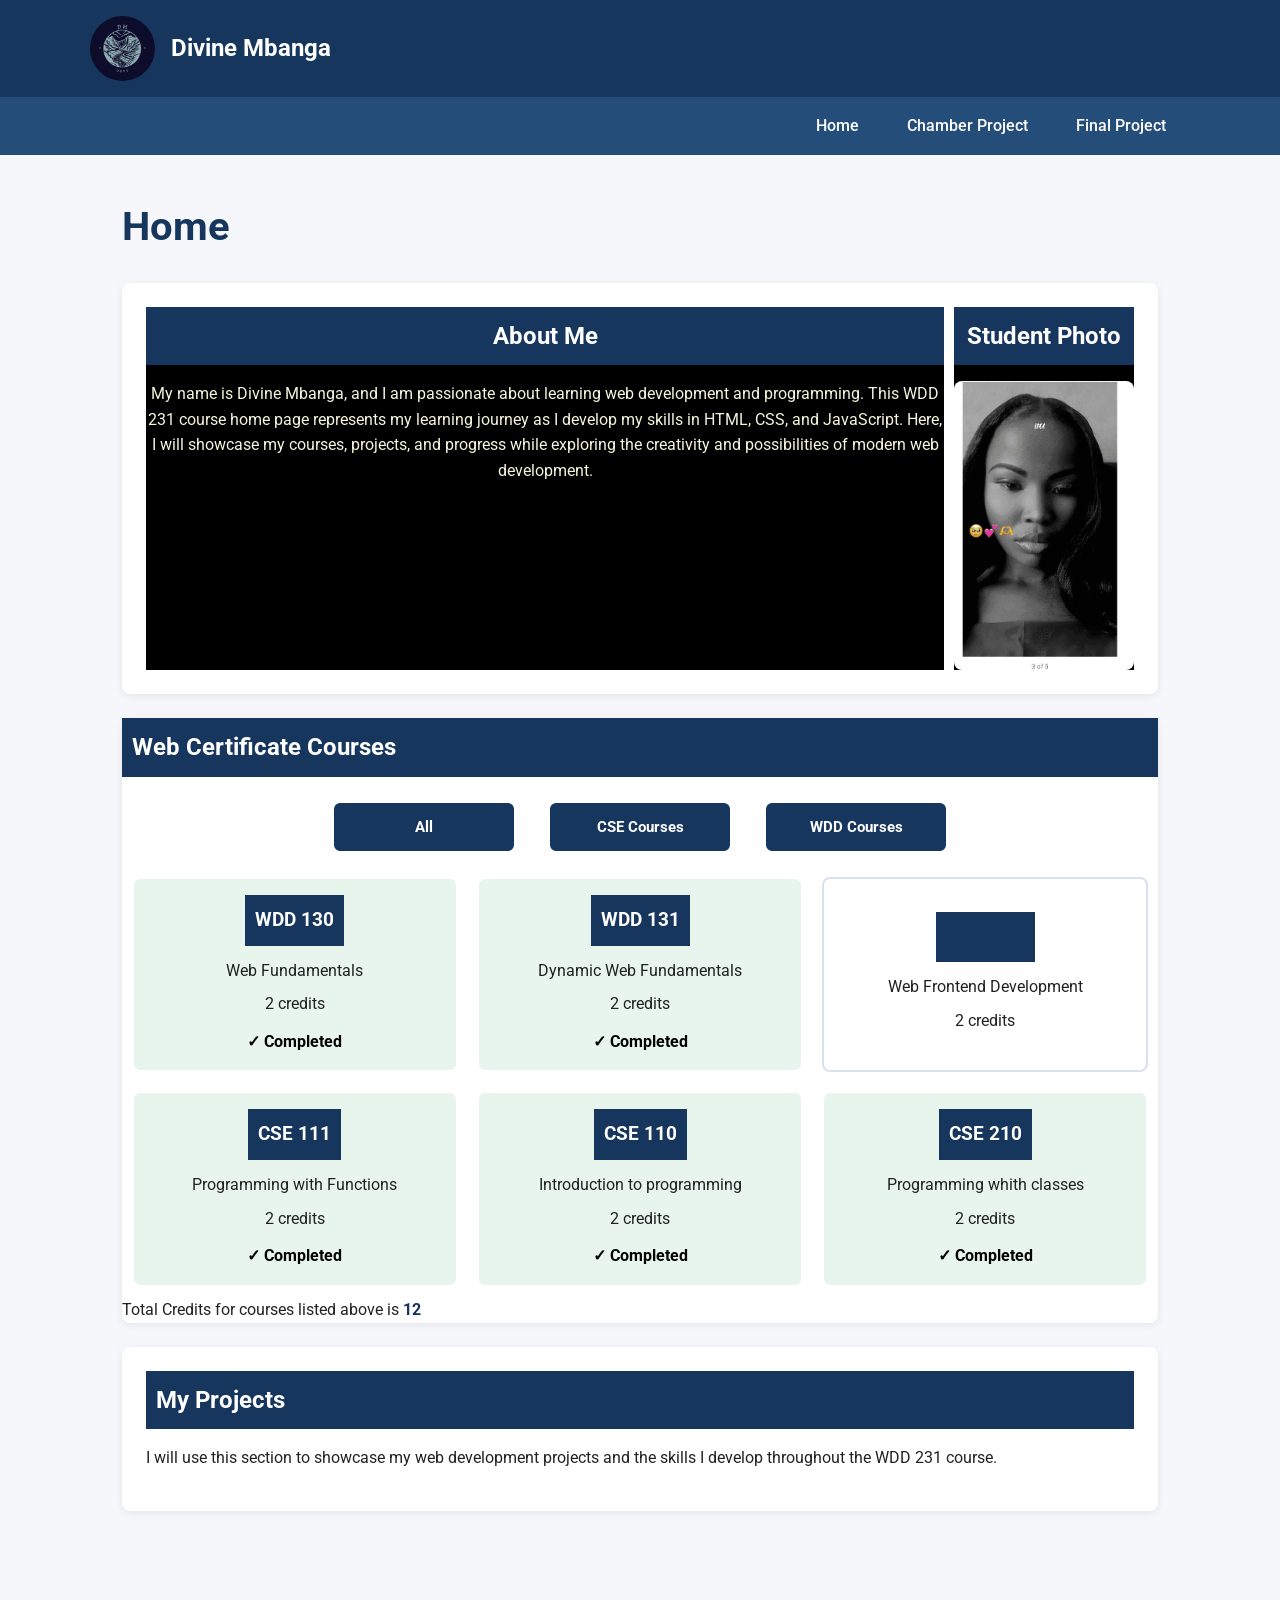
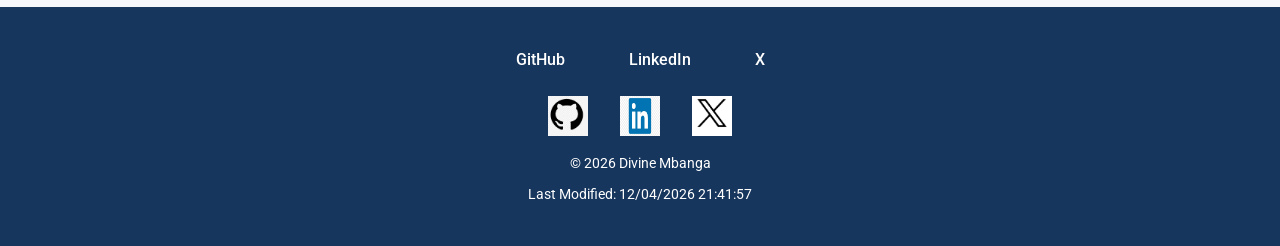
<file: index.html>
<!DOCTYPE html>

<html lang="en">
<head>
    <meta charset="UTF-8">
    <meta name="viewport" content="width=device-width, initial-scale=1.0">
    
<title>Course Home Page</title>

<meta name="description" content="Divine Mbanga's WDD 231 course home page, featuring web development courses, projects, learning progress, and programming skills.">
<meta name="author" content="Divine Mbanga">

<link rel="preconnect" href="https://fonts.googleapis.com">
<link rel="preconnect" href="https://fonts.gstatic.com" crossorigin>
<link href="https://fonts.googleapis.com/css2?family=Roboto:wght@400;500;700&display=swap" rel="stylesheet">

<link rel="stylesheet" href="styles/small.css">
<link rel="stylesheet" href="styles/larger.css">

<script src="scripts/navigation.js" defer></script>
<script src="scripts/date.js" defer></script>
<script src="scripts/course.js" defer></script>


</head>

<body>


<header>
    <img src="images/logo.png" alt="Divine Mbanga logo">
    <span>Divine Mbanga</span>

    <button id="menu-button" aria-label="Open navigation menu">
        ☰
    </button>
</header>

<nav>
    <a href="index.html">Home</a>
    <a href="#">Chamber Project</a>
    <a href="#">Final Project</a>
</nav>

<main>
    <h1>Home</h1>

    <section class="about-section">
        <div class="about-content">
            <h2>About Me</h2>

            <p>
                My name is Divine Mbanga, and I am passionate about learning
                web development and programming. This WDD 231 course home page
                represents my learning journey as I develop my skills in HTML,
                CSS, and JavaScript. Here, I will showcase my courses, projects,
                and progress while exploring the creativity and possibilities
                of modern web development.
            </p>
        </div>

        <div class="about-photo">
            <h2>Student Photo</h2>

            <img src="images/diva-25kb.png" alt="Photo of Divine Mbanga">
        </div>
    </section>

    <section class="web">
        <h2>Web Certificate Courses</h2>

        <div class="course-buttons">
            <button id="all-courses">All</button>
            <button id="cse-courses">CSE Courses</button>
            <button id="wdd-courses">WDD Courses</button>
        </div>

        <div id="course-container"></div>

        <p>
            Total Credits for courses listed above is
            <span id="total-credits"></span>
        </p>
    </section>

    <section class="projects">
        <h2>My Projects</h2>

        <p>
            I will use this section to showcase my web development projects
            and the skills I develop throughout the WDD 231 course.
        </p>
    </section>

</main>

<footer>

    <div class="social-links">
        <a href="#" aria-label="GitHub">GitHub</a>
        <a href="#" aria-label="LinkedIn">LinkedIn</a>
        <a href="#" aria-label="X">X</a>
    </div>

    <div class="social-links">
        <img src="images/get.jpg" alt="GitHub">
        <img src="images/link.jpg" alt="LinkedIn">
        <img src="images/twiter.jpg" alt="X social media">
    </div>

    <p>
        © <span id="current-year"></span>
        Divine Mbanga
    </p>

    <p id="last-modified"></p>

</footer>


</body>
</html>
</file>
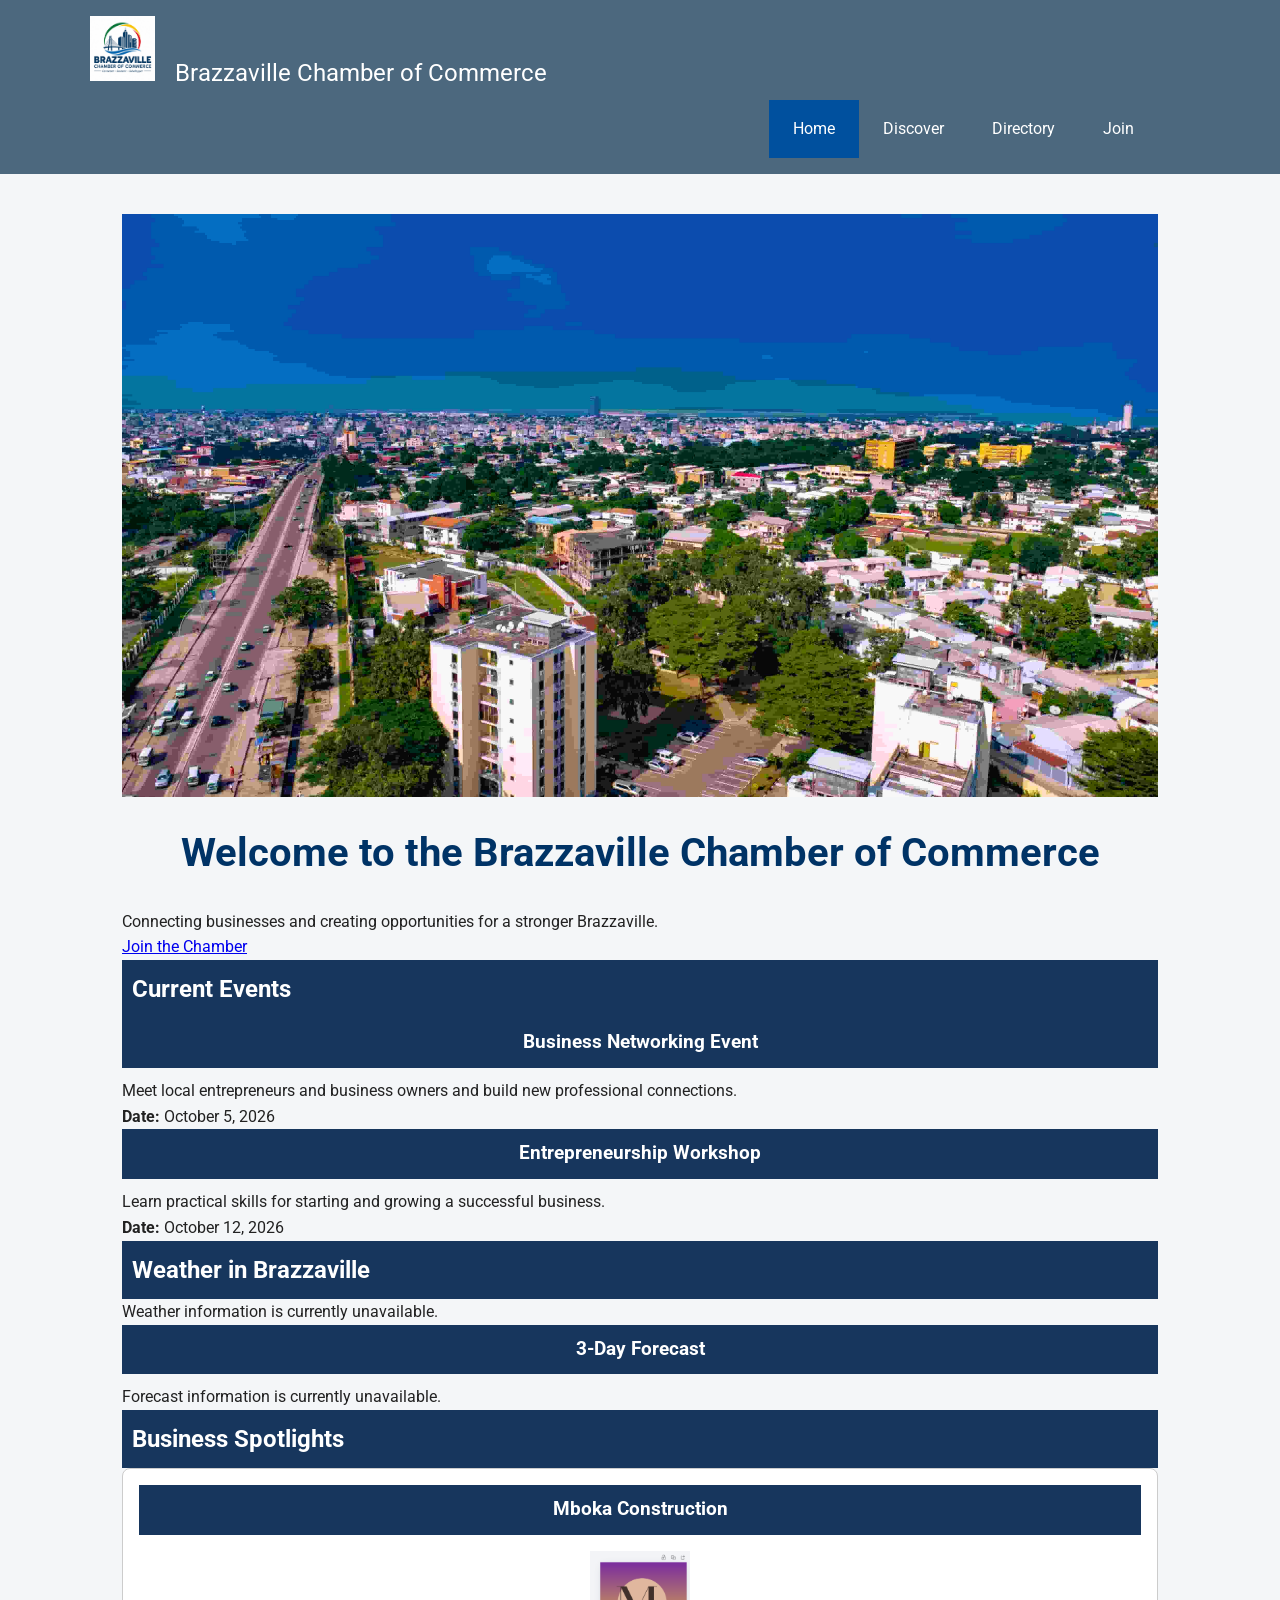
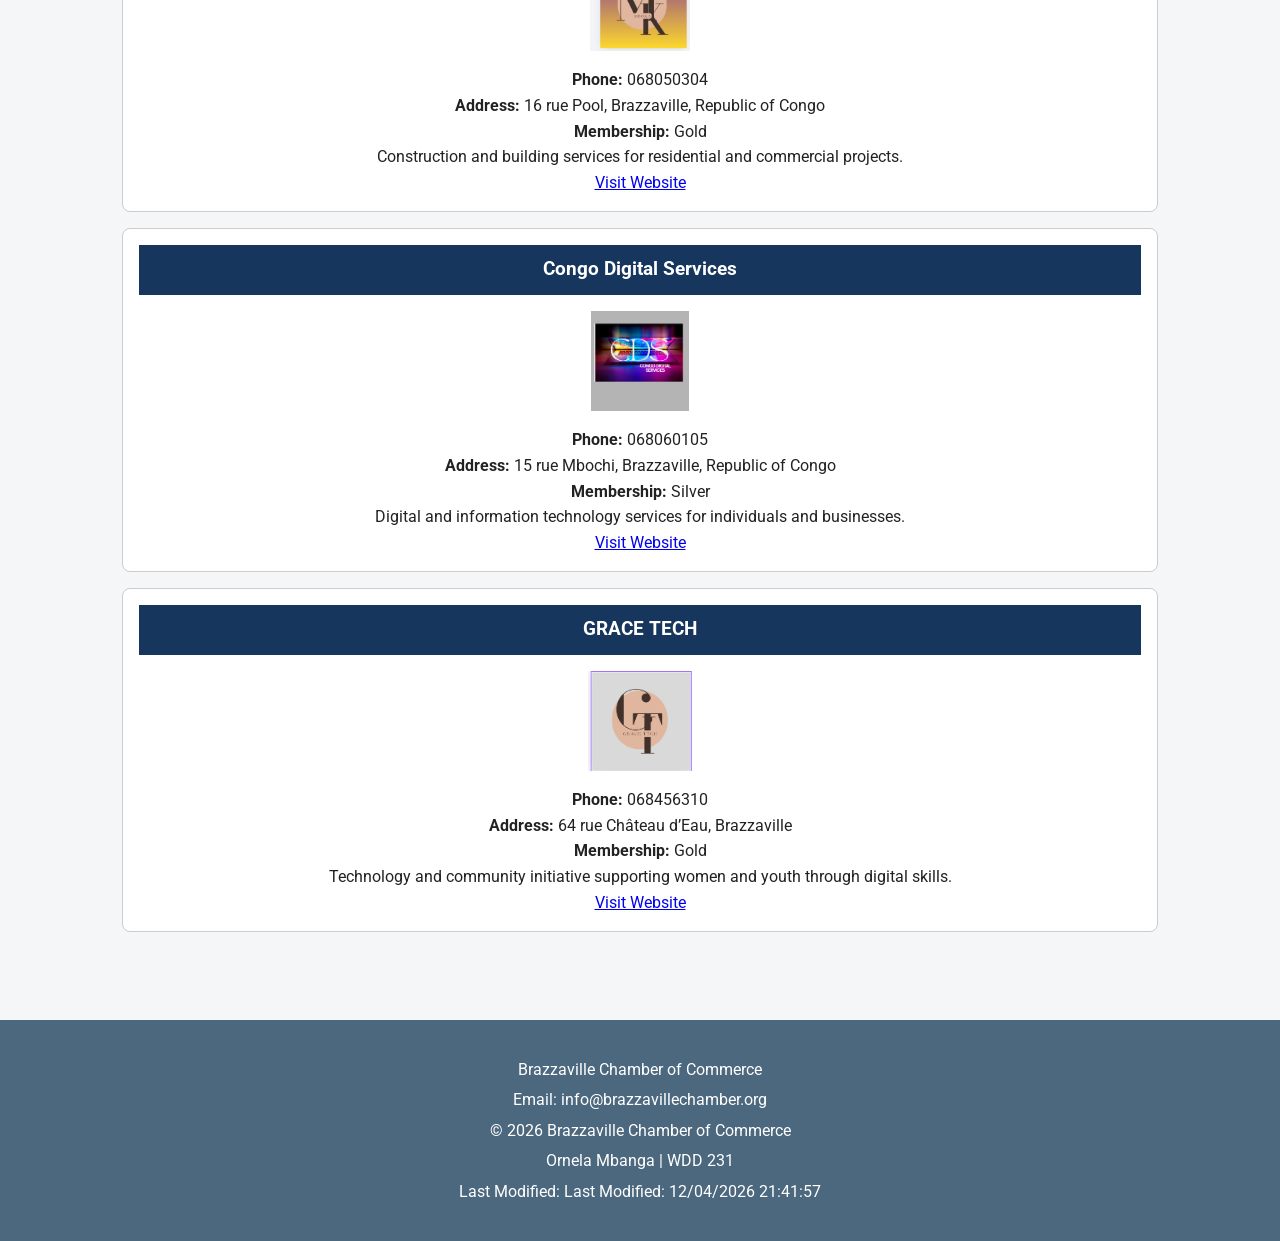
<file: chamber/index.html>
<!DOCTYPE html>
<html lang="en">
<head>
    <meta charset="UTF-8">
    <meta name="viewport" content="width=device-width, initial-scale=1.0">

    <meta name="description" content="Welcome to the Brazzaville Chamber of Commerce. Discover local businesses, events, weather, and opportunities in Brazzaville.">
    <meta name="author" content="Ornela Mbanga">

    <meta property="og:title" content="Brazzaville Chamber of Commerce | Home">
    <meta property="og:description" content="Connect with businesses and opportunities in Brazzaville.">
    <meta property="og:type" content="website">
    <meta property="og:image" content="https://ornela-mbanga.github.io/wdd231/chamber/images/logo2.png">
    <meta property="og:url" content="https://ornela-mbanga.github.io/wdd231/chamber/index.html">

    <link rel="preconnect" href="https://fonts.googleapis.com">
    <link rel="preconnect" href="https://fonts.gstatic.com" crossorigin>
    <link href="https://fonts.googleapis.com/css2?family=Roboto:wght@400;500;700&display=swap" rel="stylesheet">

    <link rel="icon" href="images/favicon.png">
    <link rel="stylesheet" href="styles/small.css">
    <link rel="stylesheet" href="styles/larger.css">

    <script src="scripts/home.js" defer></script>
    <script src="scripts/date.js" defer></script>

    <title>Brazzaville Chamber of Commerce | Home</title>
</head>

<body>
    <header>
        <div class="brand">
            <img src="images/logo2.png" alt="Brazzaville Chamber of Commerce logo">
            <span>Brazzaville Chamber of Commerce</span>
        </div>

        <button
            id="menu-button"
            type="button"
            aria-label="Open navigation menu"
            aria-expanded="false"
            aria-controls="navigation">
            ☰
        </button>

        <nav id="navigation">
            <a href="index.html" class="active" aria-current="page">Home</a>
            <a href="discover.html">Discover</a>
            <a href="directory.html">Directory</a>
            <a href="join.html">Join</a>
        </nav>
    </header>

    <main>
        <section class="hero">
            <img src="images/hero.jpg" alt="Brazzaville city and business area">

            <div class="hero-content">
                <h1>Welcome to the Brazzaville Chamber of Commerce</h1>

                <p>
                    Connecting businesses and creating opportunities
                    for a stronger Brazzaville.
                </p>

                <a href="join.html" class="join-button">Join the Chamber</a>
            </div>
        </section>

        <section class="events">
            <h2>Current Events</h2>

            <article class="event-card">
                <h3>Business Networking Event</h3>
                <p>
                    Meet local entrepreneurs and business owners
                    and build new professional connections.
                </p>
                <p><strong>Date:</strong> October 5, 2026</p>
            </article>

            <article class="event-card">
                <h3>Entrepreneurship Workshop</h3>
                <p>
                    Learn practical skills for starting and growing
                    a successful business.
                </p>
                <p><strong>Date:</strong> October 12, 2026</p>
            </article>
        </section>

        <section class="weather">
            <h2>Weather in Brazzaville</h2>

            <div id="current-weather">
                <p>Loading current weather...</p>
            </div>

            <h3>3-Day Forecast</h3>

            <div id="forecast">
                <p>Loading forecast...</p>
            </div>
        </section>

        <section class="spotlights">
            <h2>Business Spotlights</h2>

            <div id="spotlight-container">
                <p>Loading business spotlights...</p>
            </div>
        </section>
    </main>

    <footer>
        <p>Brazzaville Chamber of Commerce</p>
        <p>Email: info@brazzavillechamber.org</p>

        <p>
            &copy; <span id="current-year"></span>
            Brazzaville Chamber of Commerce
        </p>

        <p>Ornela Mbanga | WDD 231</p>

        <p>
            Last Modified:
            <span id="last-modified"></span>
        </p>
    </footer>
</body>
</html>
</file>
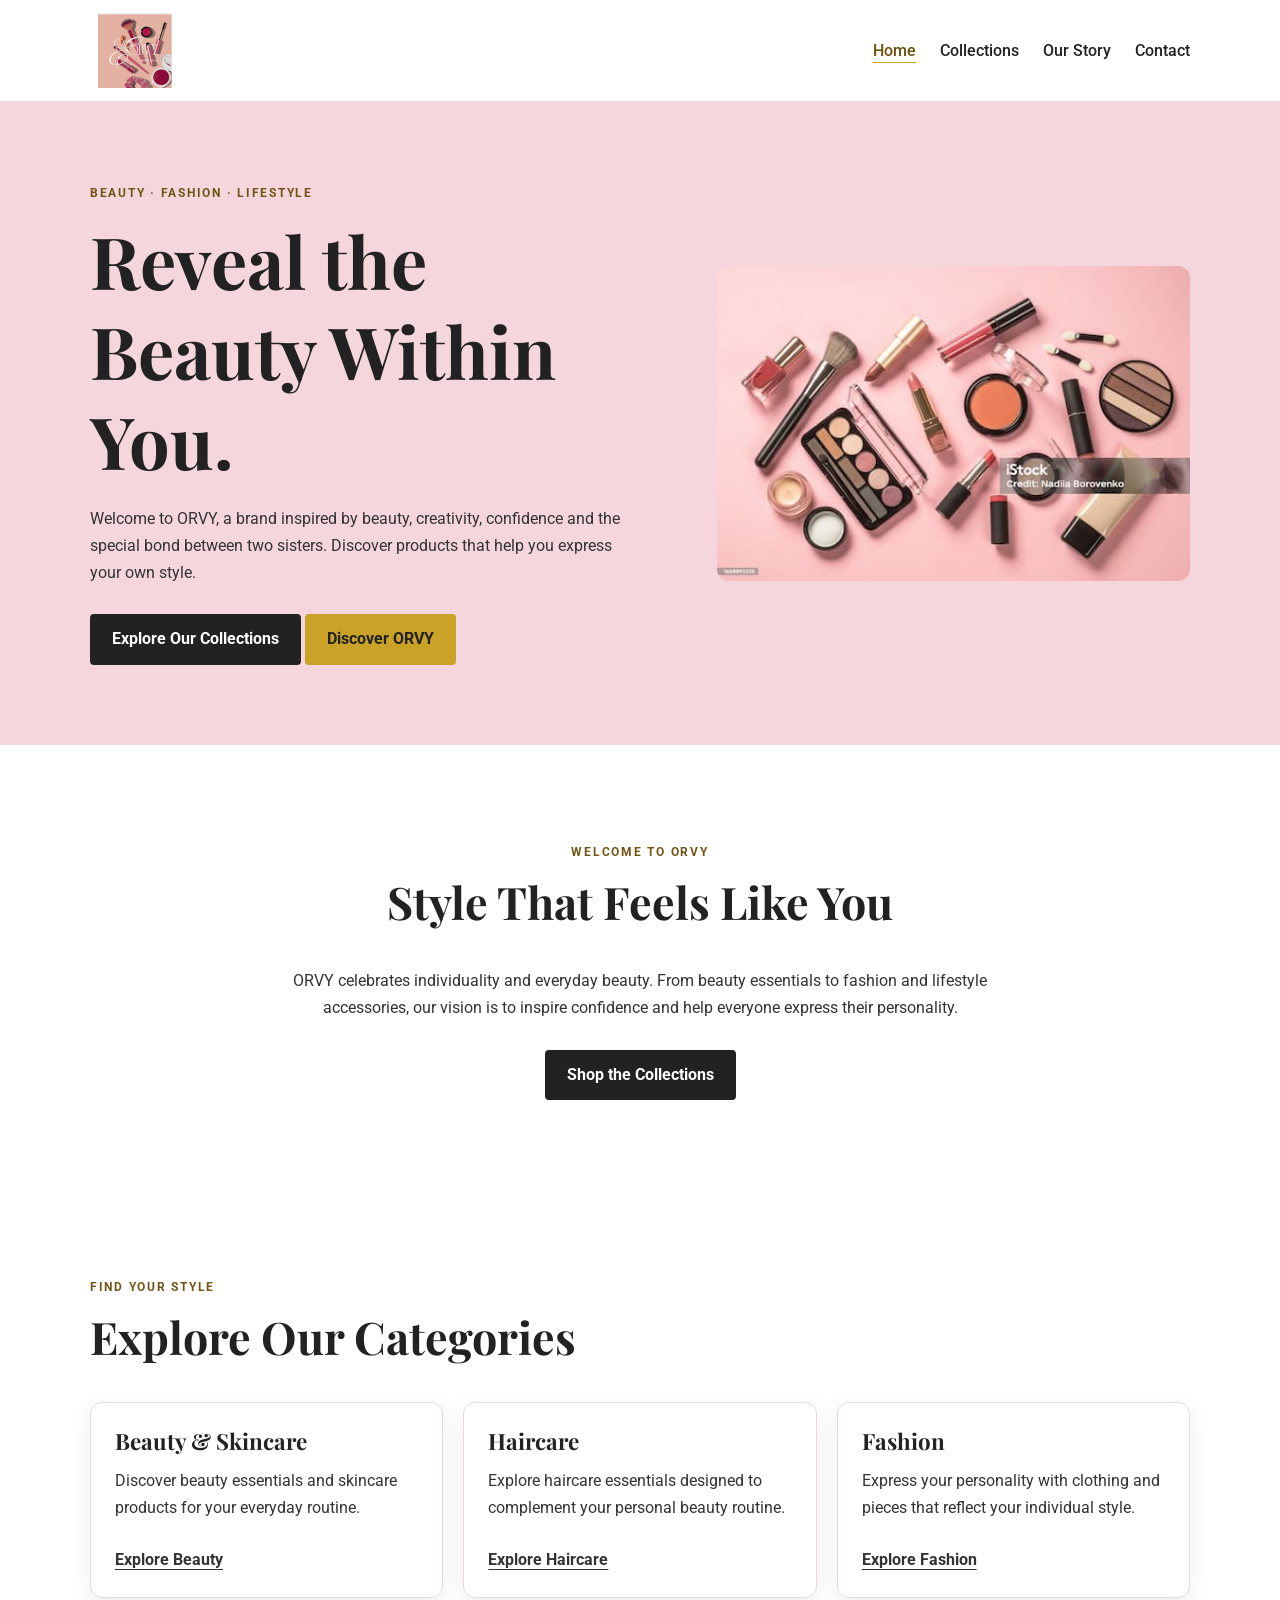
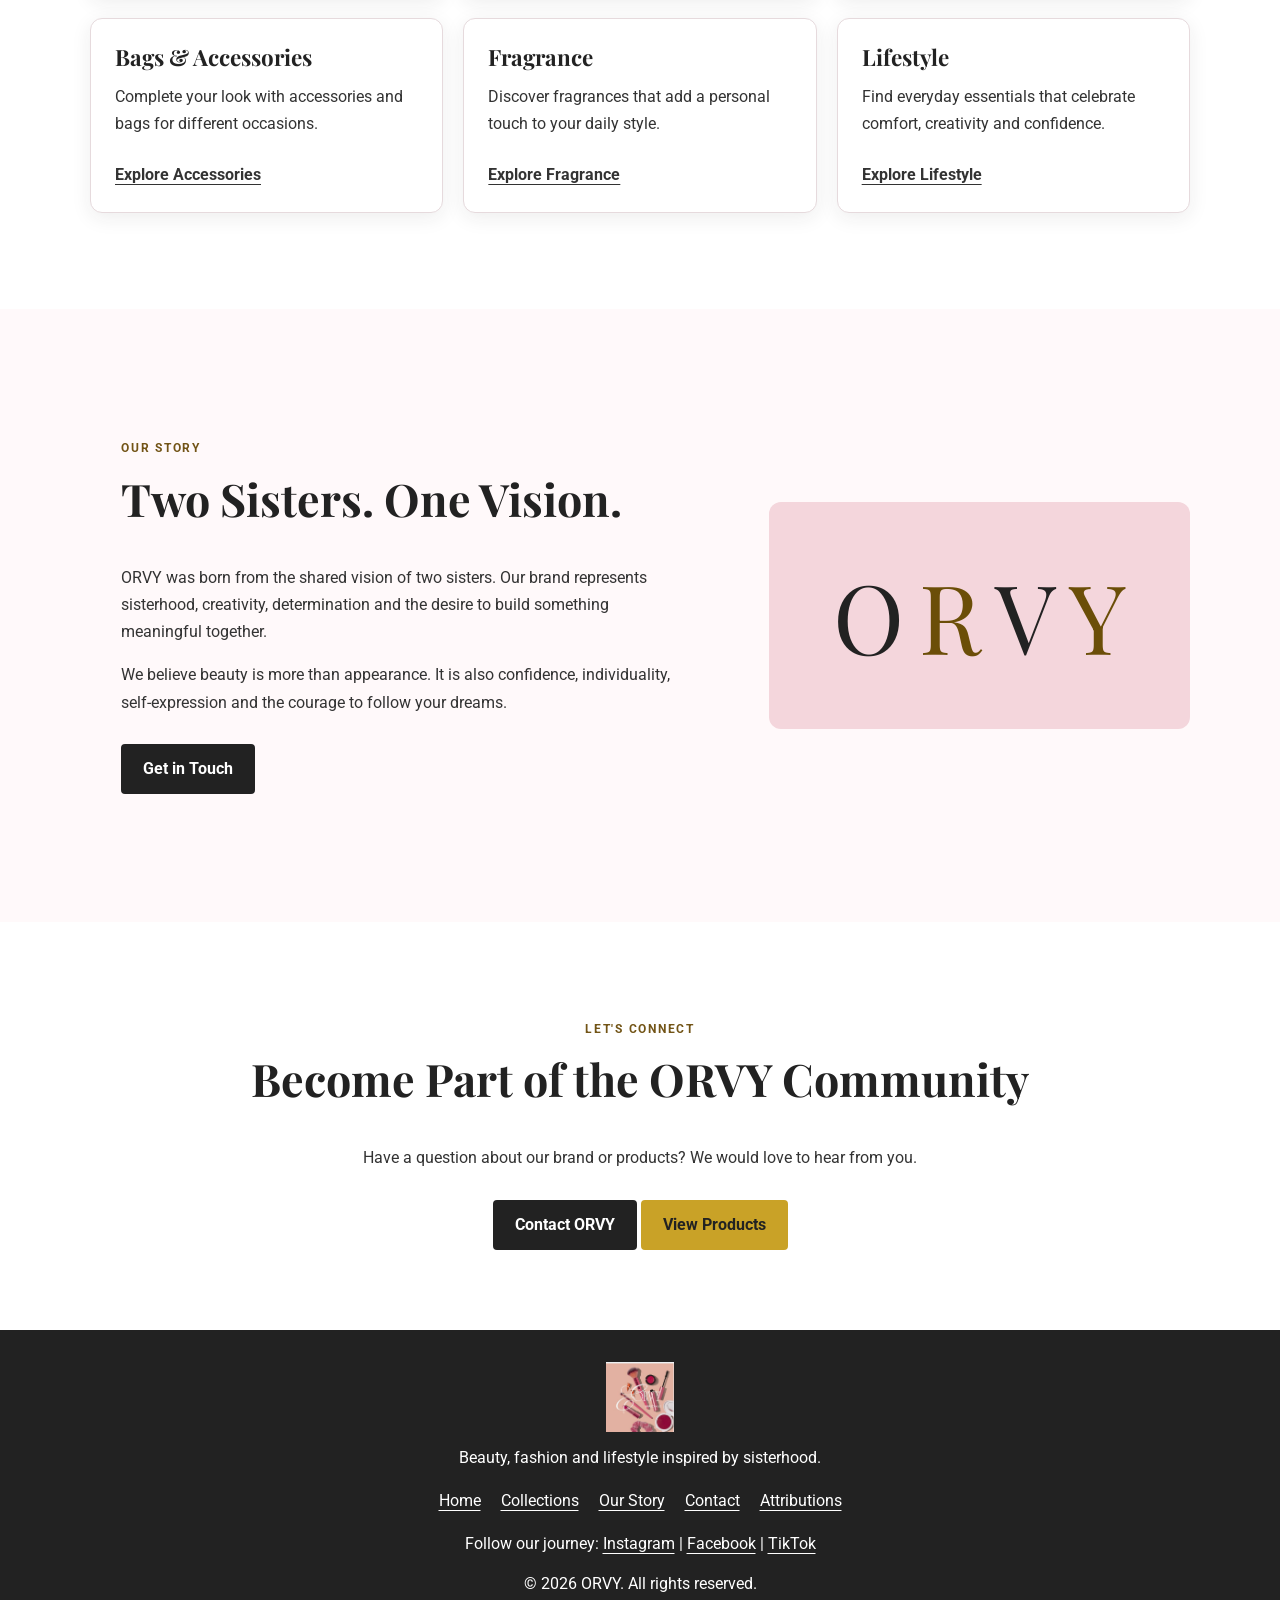
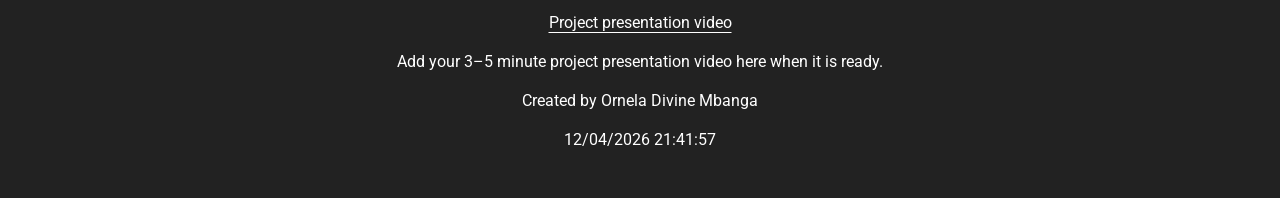
<file: orvy/index.html>
<!DOCTYPE html>
<html lang="en">
<head>
    <meta charset="UTF-8">
    <meta name="viewport" content="width=device-width, initial-scale=1.0">

    <meta name="description" content="Discover ORVY, a beauty, fashion and lifestyle brand created by two sisters. Explore beauty products, haircare, fashion and accessories.">
    <meta name="author" content="Ornela Divine Mbanga">
    <meta name="theme-color" content="#F4D6DC">

    <meta property="og:title" content="ORVY | Beauty, Fashion & Lifestyle">
    <meta property="og:description" content="Discover the world of ORVY, a brand inspired by beauty, sisterhood and confidence.">
    <meta property="og:type" content="website">
    <meta property="og:image" content="https://ornela-mbanga.github.io/wdd231/orvy/images/orvy-logo.png">
    <meta property="og:url" content="https://ornela-mbanga.github.io/wdd231/orvy/index.html">    
    <title>ORVY | Beauty, Fashion & Lifestyle</title>

    <link rel="icon" href="images/orvy-logo.png" type="image/png">
    <link rel="preconnect" href="https://fonts.googleapis.com">
    <link rel="preconnect" href="https://fonts.gstatic.com" crossorigin>
    <link href="https://fonts.googleapis.com/css2?family=Playfair+Display:wght@400;500;600;700&family=Roboto:wght@400;500;700&display=swap" rel="stylesheet">

    <link rel="stylesheet" href="styles/base.css">
    <link rel="stylesheet" href="styles/large.css">

    <script src="scripts/main.js" type="module"></script>
    <script type="module" src="scripts/products.js"></script>
    <script type="module" src="scripts/form-action.js"></script>
    
</head>

<body>
    <header class="site-header">
        <a class="logo" href="index.html" aria-label="ORVY home">
            <img src="images/orvy-logo.png" alt="ORVY brand logo">
        </a>

        
<button
    class="menu-toggle"
    id="menu-toggle"
    type="button"
    aria-label="Open navigation menu"
    aria-expanded="false"
    aria-controls="primary-navigation">
    <span></span>
    <span></span>
    <span></span>
</button>


        <nav class="navigation" id="primary-navigation" aria-label="Main navigation">
            <a href="index.html" aria-current="page">Home</a>
            <a href="collection.html">Collections</a>
            <a href="#our-story">Our Story</a>
            <a href="contact.html">Contact</a>
        </nav>
    </header>

    <main>
        <section class="hero">
            <div class="hero-content">
                <p class="eyebrow">BEAUTY · FASHION · LIFESTYLE</p>

                <h1>Reveal the Beauty Within You.</h1>

                <p>
                    Welcome to ORVY, a brand inspired by beauty, creativity,
                    confidence and the special bond between two sisters.
                    Discover products that help you express your own style.
                </p>

                <a class="button" href="collection.html">Explore Our Collections</a>
                <a class="button button-secondary" href="#our-story">Discover ORVY</a>
            </div>

            <div class="hero-image">
                <img
                    src="images/produit1.jpg"
                    alt="ORVY featured beauty product"
                    width="600"
                    height="500">
            </div>
        </section>

        <section class="welcome section-container">
            <p class="eyebrow">WELCOME TO ORVY</p>
            <h2>Style That Feels Like You</h2>

            <p>
                ORVY celebrates individuality and everyday beauty. From beauty
                essentials to fashion and lifestyle accessories, our vision is
                to inspire confidence and help everyone express their personality.
            </p>

            <a class="button" href="collection.html">Shop the Collections</a>
        </section>

        <section class="section-container" id="categories">
            <p class="eyebrow">FIND YOUR STYLE</p>
            <h2>Explore Our Categories</h2>

            <div class="category-grid">
                <article class="category-card">
                    <h3>Beauty & Skincare</h3>
                    <p>
                        Discover beauty essentials and skincare products
                        for your everyday routine.
                    </p>
                    <a href="collection.html?category=beauty">Explore Beauty</a>
                </article>

                <article class="category-card">
                    <h3>Haircare</h3>
                    <p>
                        Explore haircare essentials designed to complement
                        your personal beauty routine.
                    </p>
                    <a href="collection.html?category=haircare">Explore Haircare</a>
                </article>

                <article class="category-card">
                    <h3>Fashion</h3>
                    <p>
                        Express your personality with clothing and pieces
                        that reflect your individual style.
                    </p>
                    <a href="collection.html?category=fashion">Explore Fashion</a>
                </article>

                <article class="category-card">
                    <h3>Bags & Accessories</h3>
                    <p>
                        Complete your look with accessories and bags
                        for different occasions.
                    </p>
                    <a href="collection.html?category=accessories">Explore Accessories</a>
                </article>

                <article class="category-card">
                    <h3>Fragrance</h3>
                    <p>
                        Discover fragrances that add a personal touch
                        to your daily style.
                    </p>
                    <a href="collection.html?category=fragrance">Explore Fragrance</a>
                </article>

                <article class="category-card">
                    <h3>Lifestyle</h3>
                    <p>
                        Find everyday essentials that celebrate comfort,
                        creativity and confidence.
                    </p>
                    <a href="collection.html?category=lifestyle">Explore Lifestyle</a>
                </article>
            </div>
        </section>

        <section class="brand-story" id="our-story">
            <div class="section-container">
                <p class="eyebrow">OUR STORY</p>
                <h2>Two Sisters. One Vision.</h2>

                <p>
                    ORVY was born from the shared vision of two sisters.
                    Our brand represents sisterhood, creativity, determination
                    and the desire to build something meaningful together.
                </p>

                <p>
                    We believe beauty is more than appearance. It is also
                    confidence, individuality, self-expression and the courage
                    to follow your dreams.
                </p>

                <a class="button" href="contact.html">Get in Touch</a>
            </div>

            <div class="story-decoration" aria-hidden="true">
                <span>O</span><span>R</span><span>V</span><span>Y</span>
            </div>
        </section>

        <section class="newsletter-prompt section-container">
            <p class="eyebrow">LET'S CONNECT</p>
            <h2>Become Part of the ORVY Community</h2>

            <p>
                Have a question about our brand or products? We would love
                to hear from you.
            </p>

            <a class="button" href="contact.html">Contact ORVY</a>
            <a class="button button-secondary" href="collection.html">View Products</a>
        </section>
    </main>

    <footer class="site-footer">
        <a href="index.html" aria-label="ORVY home">
            <img
                src="images/orvy-logo.png"
                alt="ORVY"
                width="80"
                height="60">
        </a>

        <p>Beauty, fashion and lifestyle inspired by sisterhood.</p>

        <nav aria-label="Footer navigation">
            <a href="index.html">Home</a>
            <a href="collection.html">Collections</a>
            <a href="#our-story">Our Story</a>
            <a href="contact.html">Contact</a>
            <a href="attributions.html">Attributions</a>
        </nav>

        <p>
            Follow our journey:
            <a href="https://www.instagram.com/" target="_blank" rel="noopener noreferrer">Instagram</a>
            |
            <a href="https://www.facebook.com/" target="_blank" rel="noopener noreferrer">Facebook</a>
            |
            <a href="https://www.tiktok.com/" target="_blank" rel="noopener noreferrer">TikTok</a>
        </p>

        <p>
            &copy; <span id="current-year"></span> ORVY.
            All rights reserved.
        </p>

        <p>
            <a href="https://www.loom.com/share/7dc447712eff47b4bcca854ac3f820cd">Project presentation video</a>
        </p>

        <div id="presentation-video">
            <p>
                Add your 3–5 minute project presentation video here
                when it is ready.
            </p>
   <p>
    Created by Ornela Divine Mbanga
   </p>
    <p id="last-modified"></p>

        </div>
    </footer>
</body>
</html>
</file>
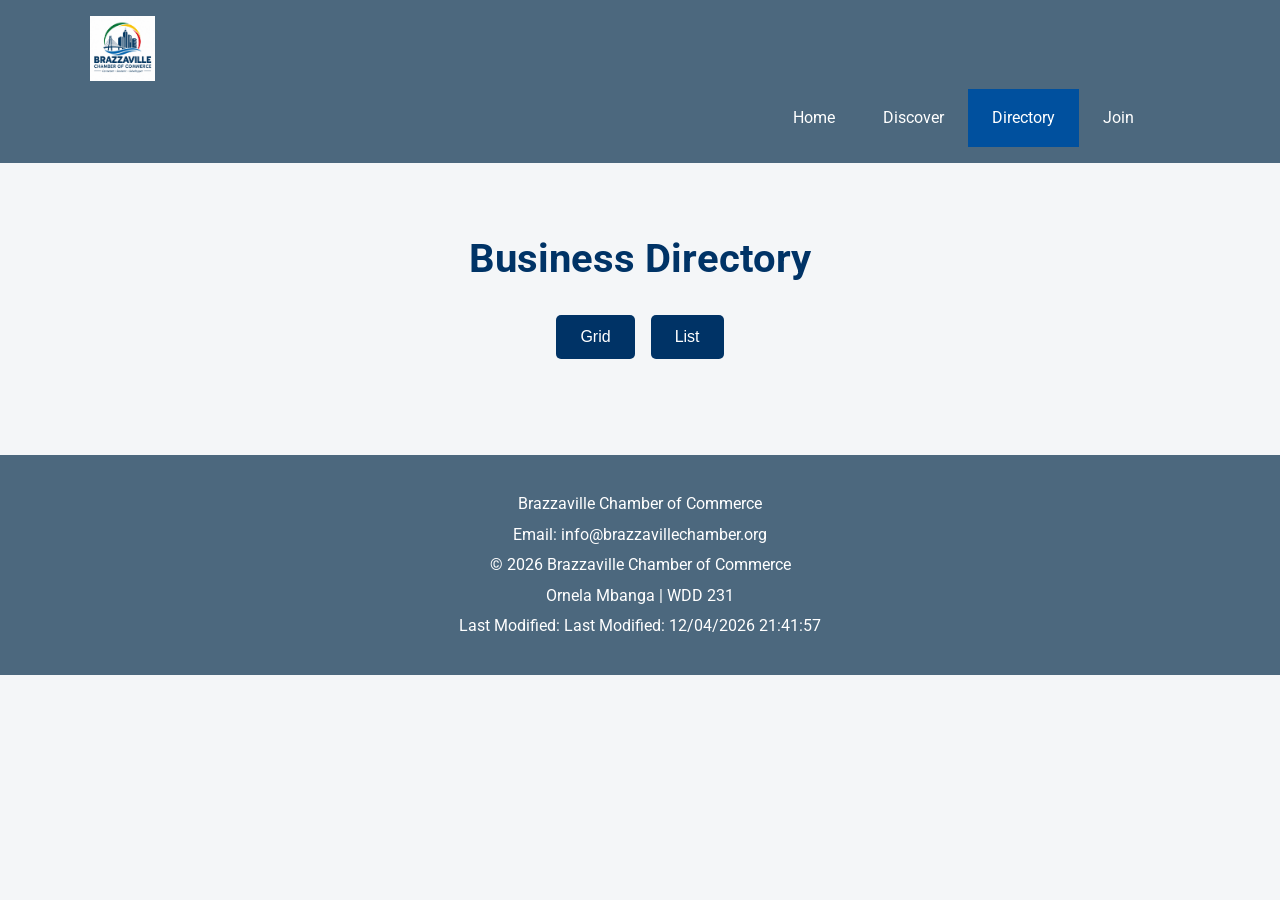
<file: chamber/directory.html>
<!DOCTYPE html>
<html lang="en">

<head>
    <meta charset="UTF-8">
    <meta name="viewport" content="width=device-width, initial-scale=1.0">
    <meta name="description"content="Brazzaville Chamber of Commerce business directory. Discover local businesses and organizations in Brazzaville.">
    <meta name="author" content="Ornela Mbanga">
    <meta property="og:title"content="Brazzaville Chamber of Commerce | Directory">
    <meta property="og:description"content="Discover businesses and organizations in Brazzaville.">
    <meta property="og:type" content="website">
    <meta property="og:image" content="https://ornela-mbanga.github.io/wdd231/chamber/images/logo2.png">
    <meta property="og:url" content="https://ornela-mbanga.github.io/wdd231/chamber/directory.html">
    <link rel="preconnect" href="https://fonts.googleapis.com">
    <link rel="preconnect" href="https://fonts.gstatic.com" crossorigin>

    <link href="https://fonts.googleapis.com/css2?family=Roboto:wght@400;500;700&display=swap"
        rel="stylesheet">

    <title>Brazzaville Chamber of Commerce | Directory</title>

    <link rel="icon" href="images/favicon.png">

    <link rel="stylesheet" href="styles/small.css">
    <link rel="stylesheet" href="styles/larger.css">

    <script src="scripts/directory.js" defer></script>
    <script src="scripts/date.js" defer></script>
</head>

<body>

    <header>

        <img src="images/logo2.png"
            alt="Brazzaville Chamber of Commerce logo">

        <button id="menu-button"
            type="button"
            aria-label="Open navigation menu"
            aria-expanded="false">
            ☰
        </button>

        <nav>
            <a href="index.html">Home</a>
            <a href="discover.html">Discover</a>
            <a href="directory.html"
                class="active"
                aria-current="page">
                Directory
            </a>
            <a href="join.html">Join</a>
        </nav>

    </header>
    

    <main>

        <h1>Business Directory</h1>

        <div class="view-buttons">

            <button id="grid-button"
                type="button"
                aria-label="Display businesses in grid view">
                Grid
            </button>

            <button id="list-button"
                type="button"
                aria-label="Display businesses in list view">
                List
            </button>

        </div>

        <section id="members-container" class="grid">

        </section>

    </main>

    <footer>

        <p>
            Brazzaville Chamber of Commerce
        </p>

        <p>
            Email: info@brazzavillechamber.org
        </p>

        <p>
            &copy; <span id="current-year"></span>
            Brazzaville Chamber of Commerce
        </p>

        <p>
            Ornela Mbanga | WDD 231
        </p>

        <p>
            Last Modified:
            <span id="last-modified"></span>
        </p>

    </footer>

</body>

</html>
</file>
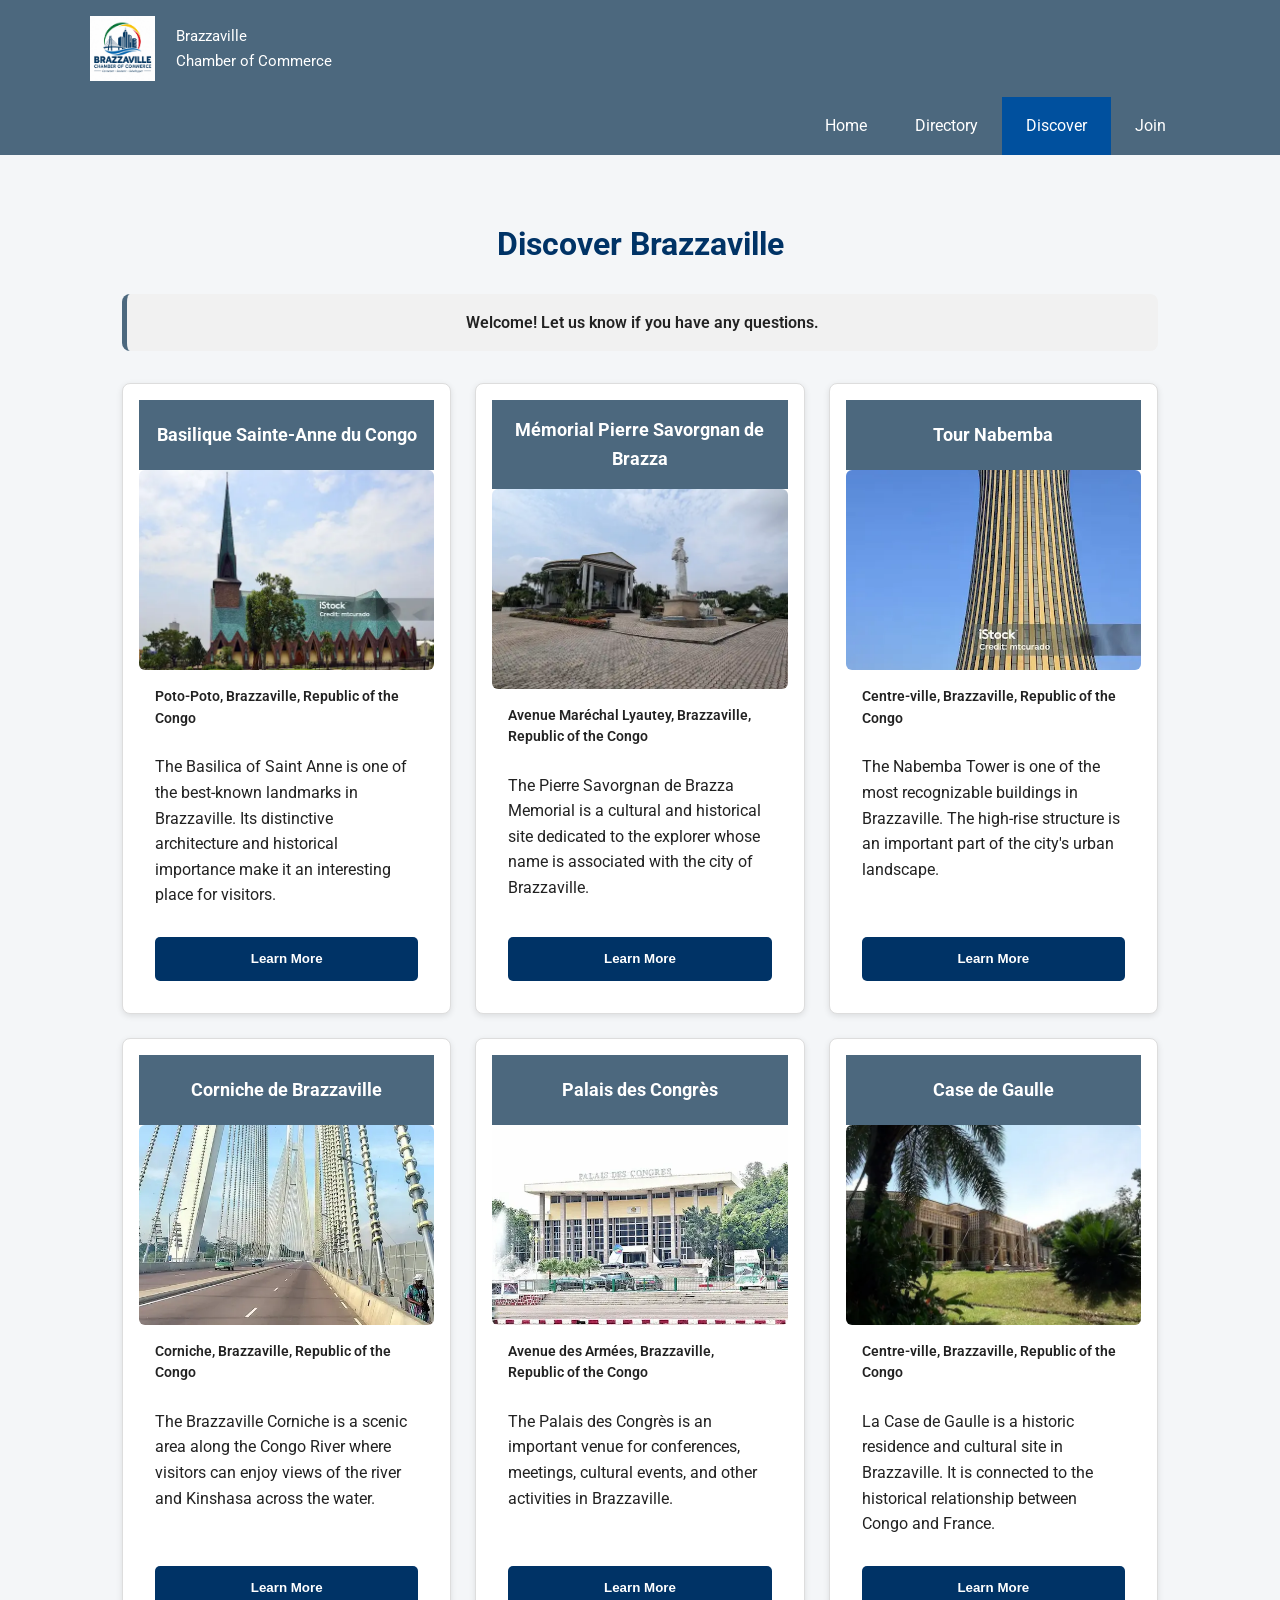
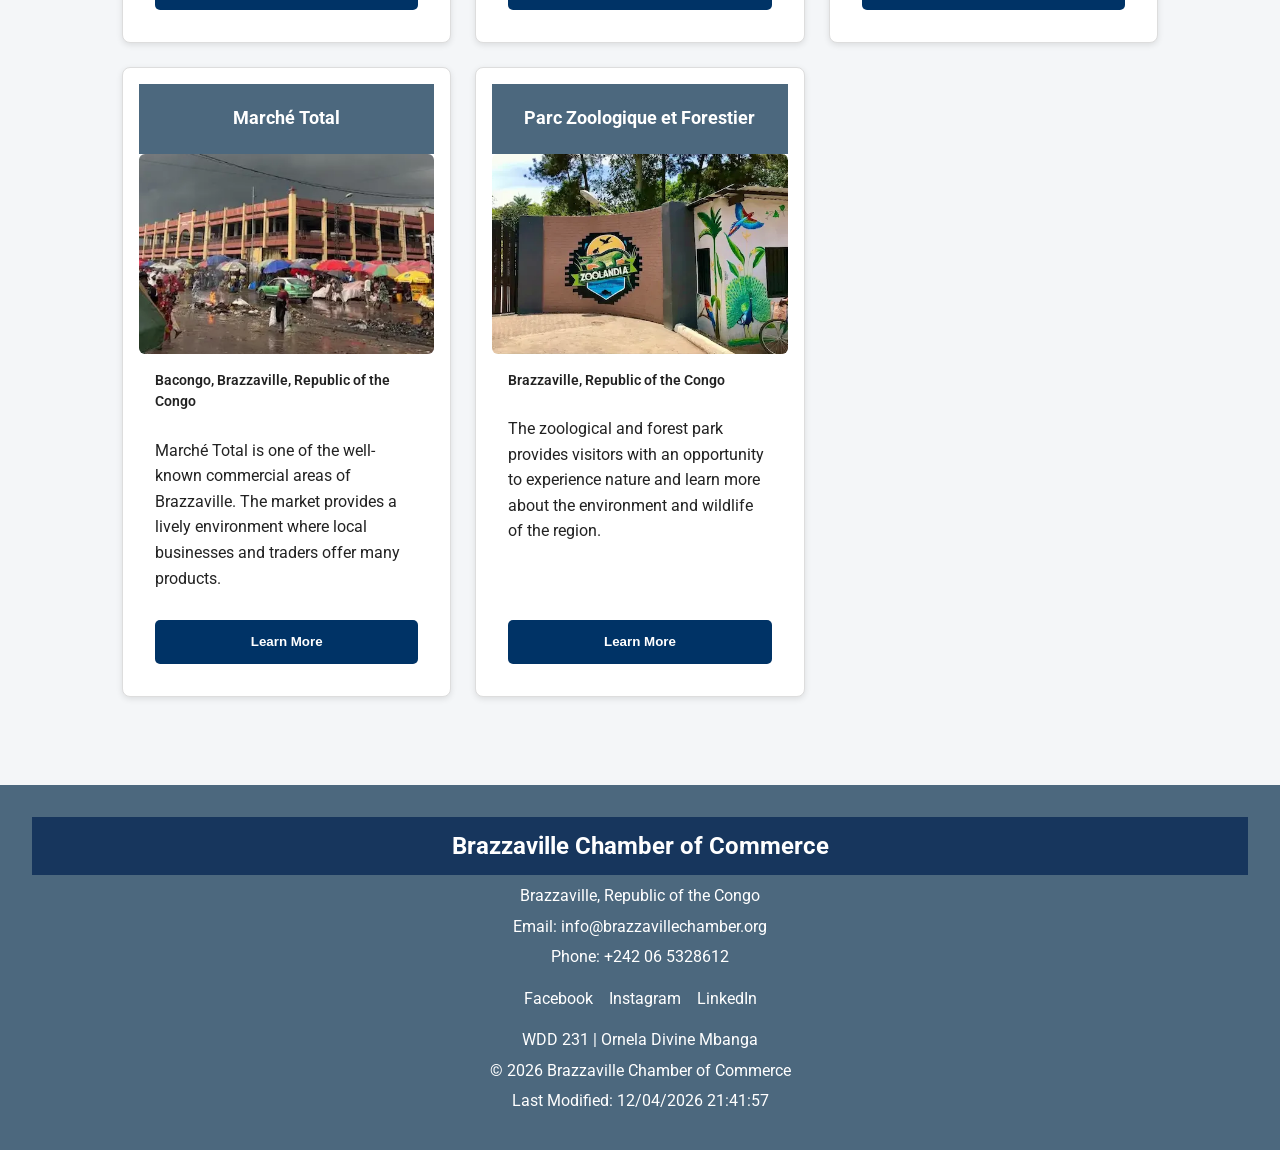
<file: chamber/discover.html>
<!DOCTYPE html>
<html lang="en">
<head>
    <meta charset="UTF-8">
    <meta name="viewport" content="width=device-width, initial-scale=1.0">

    <meta
        name="description"
        content="Discover places, attractions, and landmarks in Brazzaville, Republic of the Congo.">
    <meta name="author" content="Ornela Mbanga">
    <meta property="og:title" content="Discover Brazzaville | Brazzaville Chamber of Commerce">
    <meta
        property="og:description"
        content="Discover interesting places and attractions in Brazzaville."
    >
    <meta property="og:type" content="website">
    <meta
        property="og:url"
        content="https://ornela-mbanga.github.io/wdd231/chamber/discover.html"
    >
    <meta
        property="og:image"
        content="https://ornela-mbanga.github.io/wdd231/chamber/images/logo2.png"
    >

    <title>Discover Brazzaville | Chamber of Commerce</title>

    <!-- Favicon -->
    <link rel="icon" href="images/favicon.png" type="image/png">

    <!-- Google Fonts -->
    <link rel="preconnect" href="https://fonts.googleapis.com">
    <link rel="preconnect" href="https://fonts.gstatic.com" crossorigin>
    <link
        href="https://fonts.googleapis.com/css2?family=Roboto:wght@400;500;700&display=swap"
        rel="stylesheet"
    >

    <!-- CSS -->
    <link rel="stylesheet" href="styles/small.css">
    <link rel="stylesheet" href="styles/larger.css">

    <!-- JavaScript -->
    <script src="scripts/discover.js" type="module"></script>
    <script src="scripts/date.js" defer></script>
</head>

<body>
    <header>
        <img
            src="images/logo2.png"
            alt="Brazzaville Chamber of Commerce logo"
            width="80"
            height="80"
        >

        <div class="site-title">
            <p class="site-name">Brazzaville</p>
            <p>Chamber of Commerce</p>
        </div>
<button
    id="menu-button"
    type="button"
    aria-label="Open navigation menu"
    aria-controls="navigation"
    aria-expanded="false"
>
    ☰
</button>
    </header>

    <nav id="navigation" aria-label="Main navigation">
        <a href="index.html">Home</a>
        <a href="directory.html">Directory</a>
        <a href="discover.html" class="active" aria-current="page">Discover</a>
        <a href="join.html">Join</a>
    </nav>

    <main>
        <h1 class="page-title">Discover Brazzaville</h1>

        <div
            id="visit-message"
            class="visit-message"
            aria-live="polite"
        >
            <p id="visit-text"></p>
        </div>

        <div id="discover-grid" class="discover-grid">
            <!-- Discovery cards are generated by discover.js -->
        </div>
    </main>

    <footer>
        <div class="footer-contact">
            <h2>Brazzaville Chamber of Commerce</h2>
            <p>Brazzaville, Republic of the Congo</p>
            <p>Email: info@brazzavillechamber.org</p>
            <p>Phone: +242 06 5328612</p>
        </div>

        <div class="footer-social">
            <a href="#" aria-label="Facebook">Facebook</a>
            <a href="#" aria-label="Instagram">Instagram</a>
            <a href="#" aria-label="LinkedIn">LinkedIn</a>
        </div>

        <div class="footer-info">
            <p>WDD 231 | Ornela Divine Mbanga</p>
            <p>
                © <span id="current-year"></span>
                Brazzaville Chamber of Commerce
            </p>
            <p id="last-modified"></p>
        </div>
    </footer>
</body>
</html>
</file>
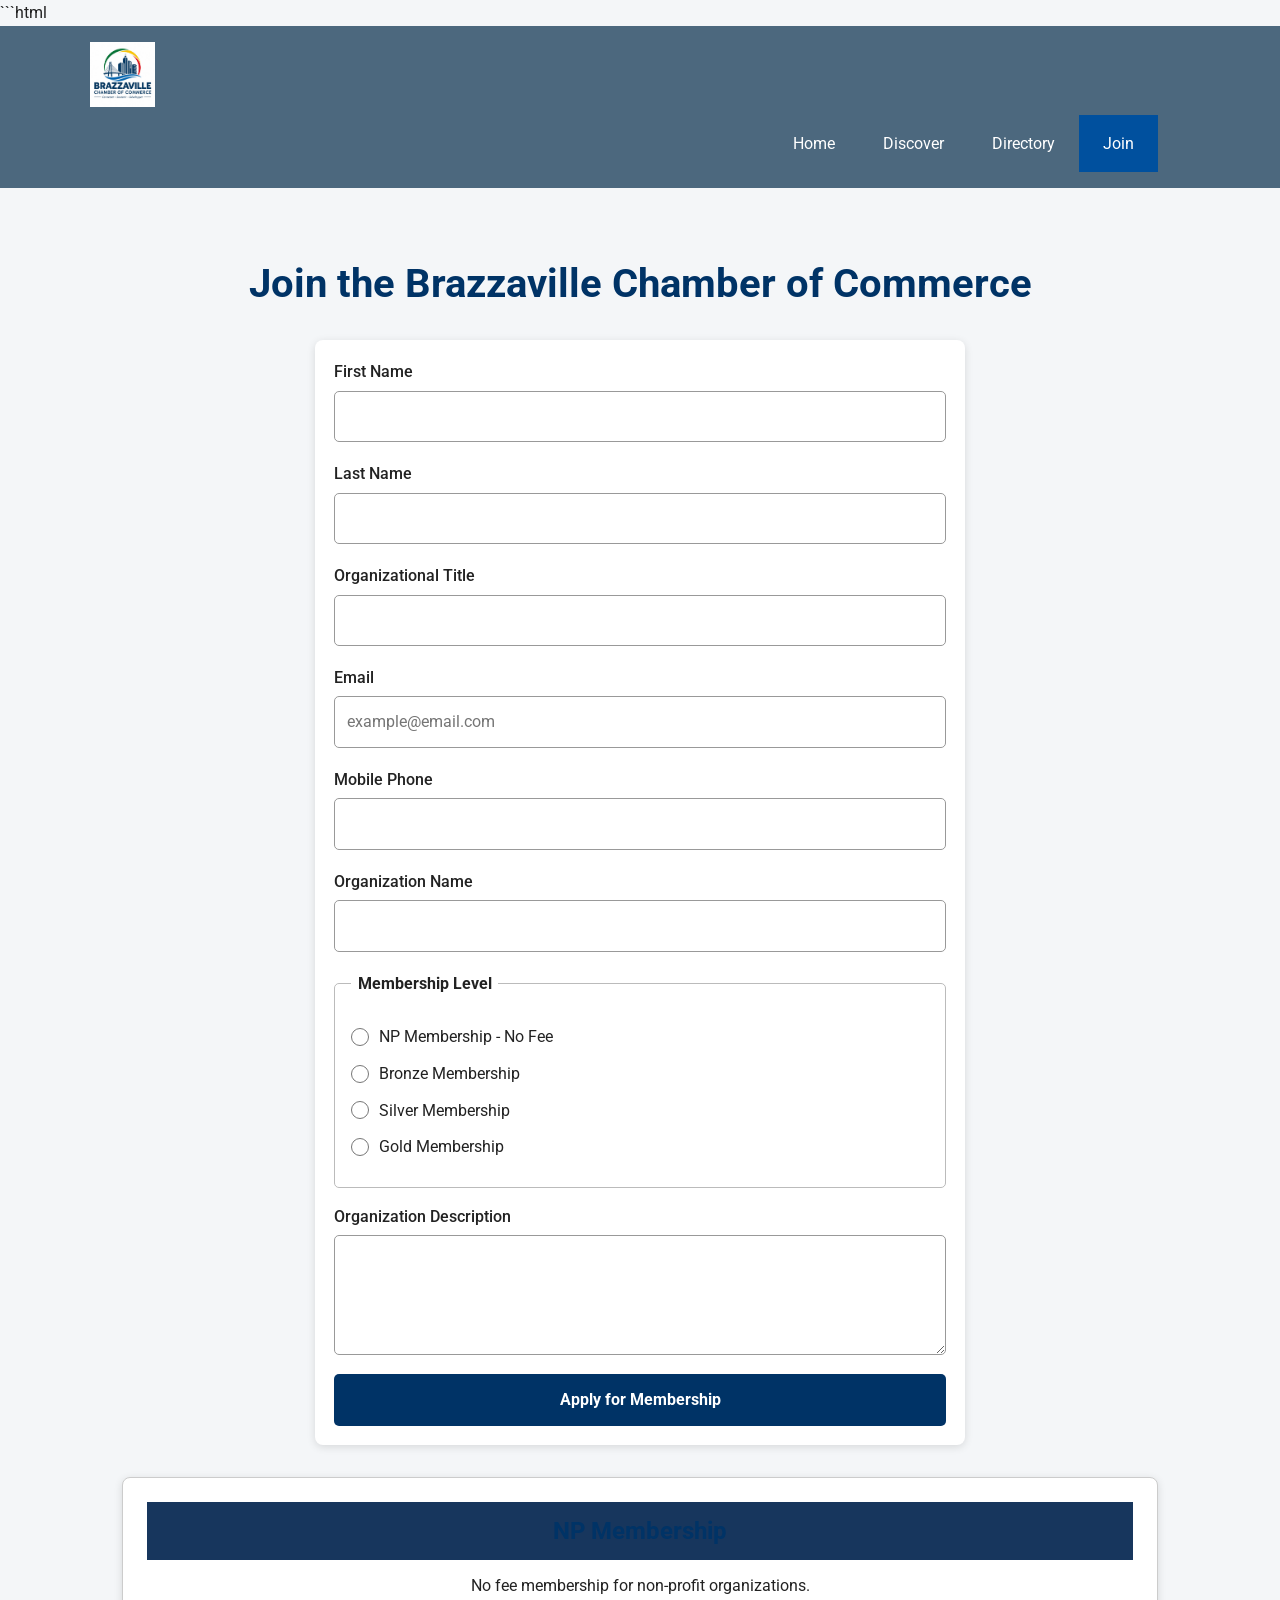
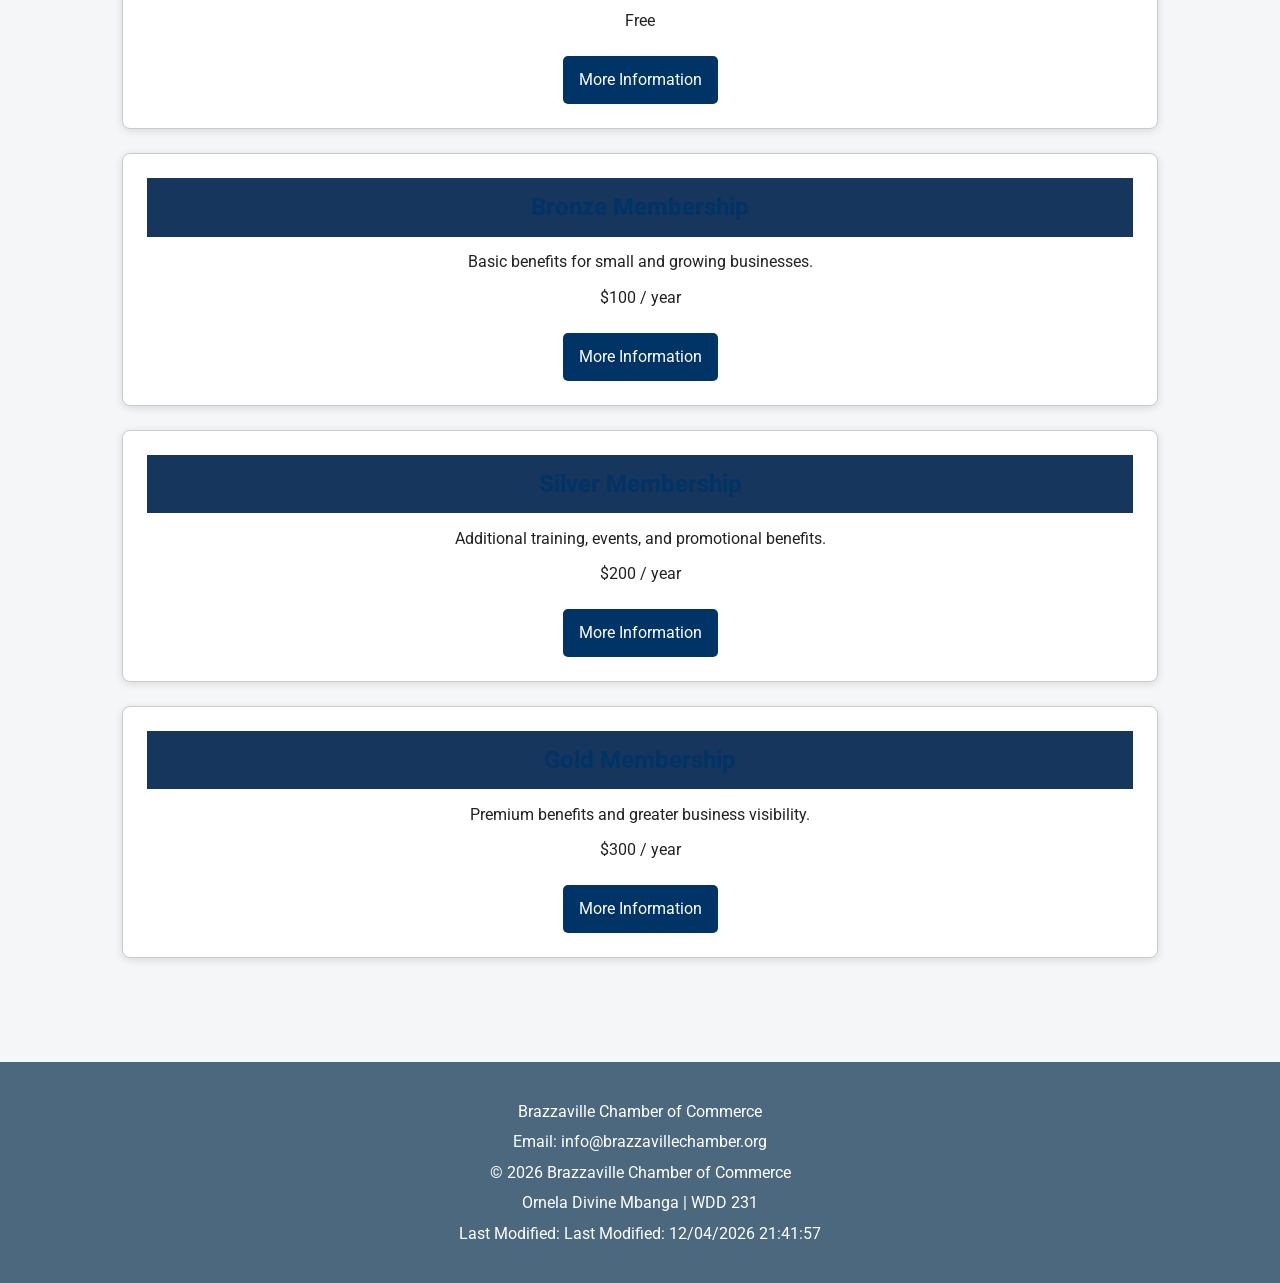
<file: chamber/join.html>
```html
<!DOCTYPE html>
<html lang="en">

<head>
    <meta charset="UTF-8">
    <meta name="viewport" content="width=device-width, initial-scale=1.0">
    <meta name="description"content="Join the Brazzaville Chamber of Commerce. Apply for membership and discover our membership benefits.">
    <meta name="author" content="Ornela Divine Mbanga">
    <meta property="og:title" content="Brazzaville Chamber of Commerce | Join">
    <meta property="og:description"content="Apply for membership in the Brazzaville Chamber of Commerce.">
    <meta property="og:type" content="website">
    <meta property="og:image" content="https://ornela-mbanga.github.io/wdd231/chamber/images/logo2.png">
    <meta property="og:url"content="https://ornela-mbanga.github.io/wdd231/chamber/join.html">
    <link rel="preconnect" href="https://fonts.googleapis.com">
    <link rel="preconnect" href="https://fonts.gstatic.com" crossorigin>

    <link
        href="https://fonts.googleapis.com/css2?family=Roboto:wght@400;500;700&display=swap"
        rel="stylesheet">

    <title>Brazzaville Chamber of Commerce | Join</title>

    <link rel="icon" href="images/favicon.png">

    <link rel="stylesheet" href="styles/small.css">
    <link rel="stylesheet" href="styles/larger.css">

    <script src="scripts/join.js" defer></script>
    <script src="scripts/date.js" defer></script>
</head>

<body>

    <header>
        <img src="images/logo2.png"
            alt="Brazzaville Chamber of Commerce logo">

        <button
            id="menu-button"
            type="button"
            aria-label="Open navigation menu"
            aria-expanded="false"
            aria-controls="navigation">
            ☰
        </button>

        <nav id="navigation">
            <a href="index.html">Home</a>
            <a href="discover.html">Discover</a>
            <a href="directory.html">Directory</a>
            <a href="join.html" class="active" aria-current="page">Join</a>
        </nav>
    </header>

    <main>

        <h1>Join the Brazzaville Chamber of Commerce</h1>

        <form method="get" action="thankyou.html">

            <label for="firstName">First Name</label>
            <input
                type="text"
                id="firstName"
                name="firstName"
                title="Enter your first name"
                autocomplete="given-name"
                required>

            <label for="lastName">Last Name</label>
            <input
                type="text"
                id="lastName"
                name="lastName"
                title="Enter your last name"
                autocomplete="family-name"
                required>

            <label for="organizationTitle">Organizational Title</label>
            <input
                type="text"
                id="organizationTitle"
                name="organizationTitle"
                title="Enter your organizational title"
                autocomplete="organization-title"
                pattern="[A-Za-zÀ-ÿ -]{7,}"
                >

            <label for="email">Email</label>
            <input
                type="email"
                id="email"
                name="email"
                title="Enter your email address"
                autocomplete="email"
                placeholder="example@email.com"
                required>

            <label for="phone">Mobile Phone</label>
            <input
                type="tel"
                id="phone"
                name="phone"
                title="Enter your mobile phone number"
                autocomplete="tel"
                required>

            <label for="organization">Organization Name</label>
            <input
                type="text"
                id="organization"
                name="organization"
                title="Enter your organization name"
                autocomplete="organization"
                required>

            <fieldset>
                <legend>Membership Level</legend>

                <label for="np">
                    <input
                        type="radio"
                        id="np"
                        name="membership"
                        value="np"
                        required>
                    NP Membership - No Fee
                </label>

                <label for="bronze">
                    <input
                        type="radio"
                        id="bronze"
                        name="membership"
                        value="bronze">
                    Bronze Membership
                </label>

                <label for="silver">
                    <input
                        type="radio"
                        id="silver"
                        name="membership"
                        value="silver">
                    Silver Membership
                </label>

                <label for="gold">
                    <input
                        type="radio"
                        id="gold"
                        name="membership"
                        value="gold">
                    Gold Membership
                </label>
            </fieldset>

            <label for="description">Organization Description</label>
            <textarea
                id="description"
                name="description"
                title="Enter a description of your organization"></textarea>

            <input
                type="hidden"
                name="timestamp"
                id="timestamp">

            <input type="submit" value="Apply for Membership">

        </form>

        <section class="membership-cards" aria-label="Membership options">

            <article class="membership-card">
                <h2>NP Membership</h2>
                <p>No fee membership for non-profit organizations.</p>
                <p>Free</p>
                <button
                    type="button"
                    class="modal-button"
                    data-modal="np-modal">
                    More Information
                </button>
            </article>

            <article class="membership-card">
                <h2>Bronze Membership</h2>
                <p>Basic benefits for small and growing businesses.</p>
                <p>$100 / year</p>
                <button
                    type="button"
                    class="modal-button"
                    data-modal="bronze-modal">
                    More Information
                </button>
            </article>

            <article class="membership-card">
                <h2>Silver Membership</h2>
                <p>Additional training, events, and promotional benefits.</p>
                <p>$200 / year</p>
                <button
                    type="button"
                    class="modal-button"
                    data-modal="silver-modal">
                    More Information
                </button>
            </article>

            <article class="membership-card">
                <h2>Gold Membership</h2>
                <p>Premium benefits and greater business visibility.</p>
                <p>$300 / year</p>
                <button
                    type="button"
                    class="modal-button"
                    data-modal="gold-modal">
                    More Information
                </button>
            </article>

        </section>

        <dialog id="np-modal">
            <h2>NP Membership Benefits</h2>
            <p>
                Benefits include networking opportunities and access to
                selected Chamber events.
            </p>
            <button type="button" class="close-modal">Close</button>
        </dialog>

        <dialog id="bronze-modal">
            <h2>Bronze Membership Benefits</h2>
            <p>
                Benefits include networking events, basic training,
                and business resources.
            </p>
            <button type="button" class="close-modal">Close</button>
        </dialog>

        <dialog id="silver-modal">
            <h2>Silver Membership Benefits</h2>
            <p>
                Benefits include training opportunities, networking
                events, and business promotion.
            </p>
            <button type="button" class="close-modal">Close</button>
        </dialog>

        <dialog id="gold-modal">
            <h2>Gold Membership Benefits</h2>
            <p>
                Benefits include premium promotion, special events,
                training, and increased visibility.
            </p>
            <button type="button" class="close-modal">Close</button>
        </dialog>

    </main>

    <footer>
        <p>Brazzaville Chamber of Commerce</p>

        <p>Email: info@brazzavillechamber.org</p>

        <p>
            &copy; <span id="current-year"></span>
            Brazzaville Chamber of Commerce
        </p>

        <p>Ornela Divine Mbanga | WDD 231</p>

        <p>
            Last Modified:
            <span id="last-modified"></span>
        </p>
    </footer>

</body>

</html>
</file>
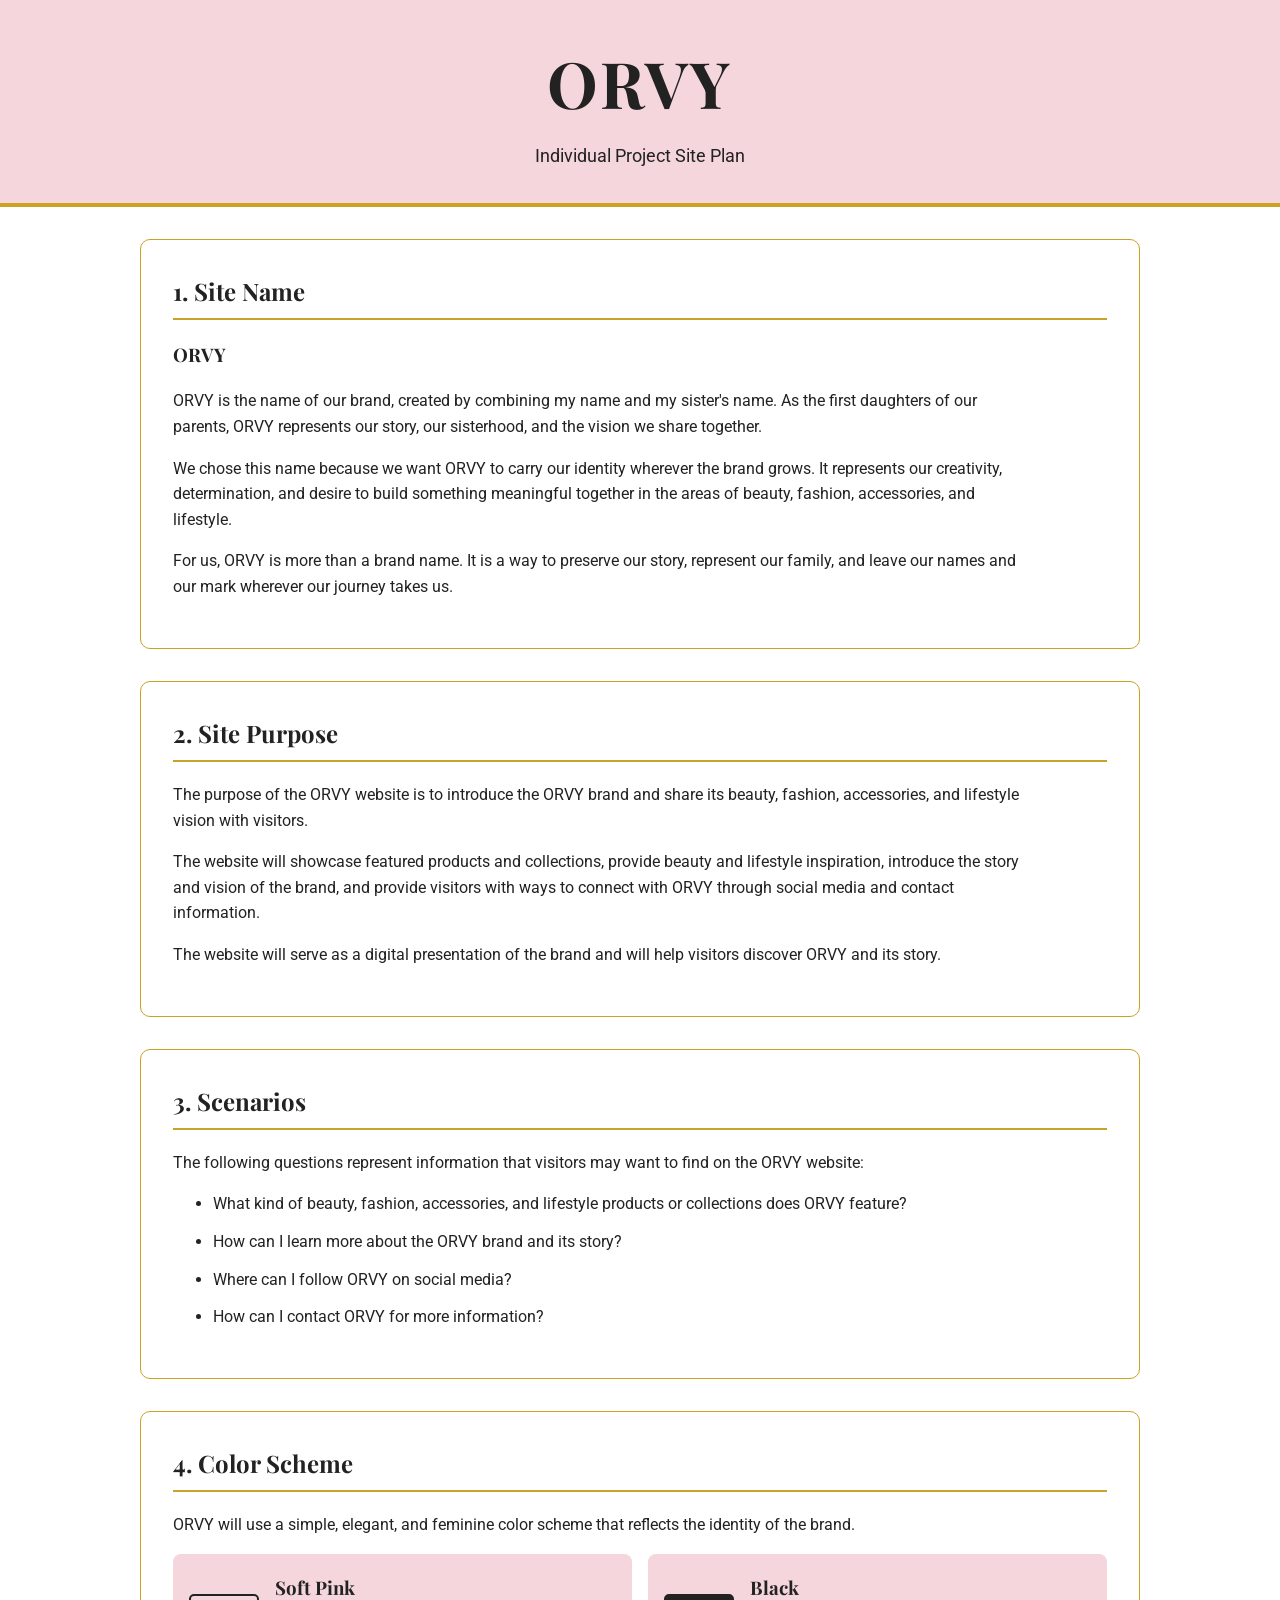
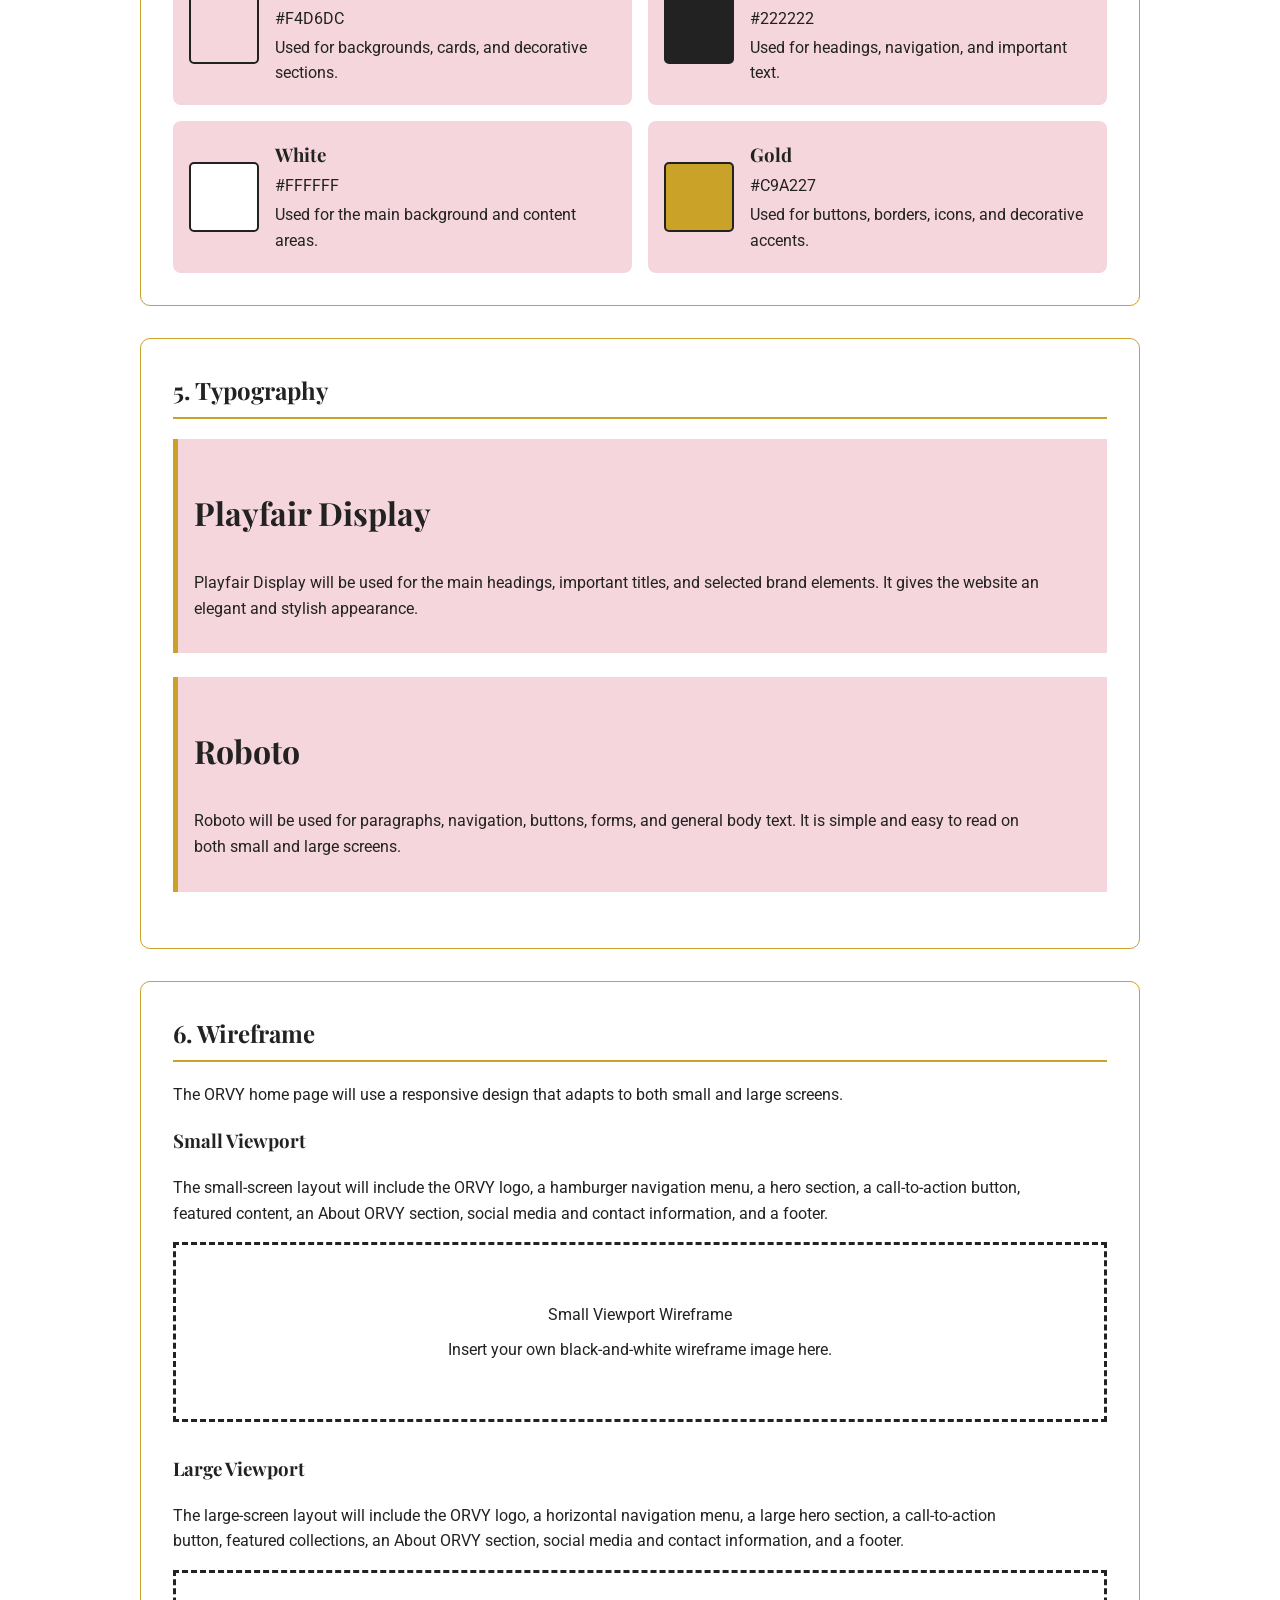
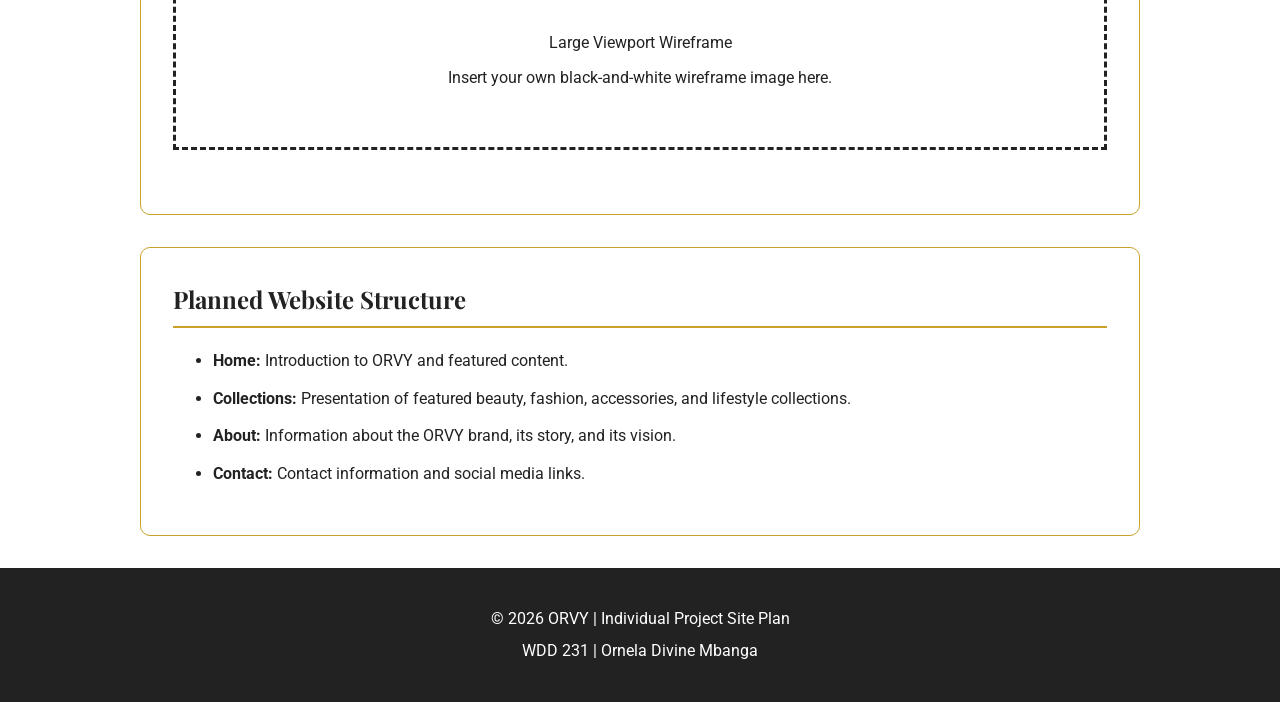
<file: chamber/siteplan.html>
<!DOCTYPE html>
<html lang="en">

<head>
    <meta charset="UTF-8">
    <meta name="viewport" content="width=device-width, initial-scale=1.0">

    <meta name="description"
        content="ORVY individual project site plan for WDD 231.">
    <meta name="author" content="Ornela Divine Mbanga">

    <title>ORVY | Individual Project Site Plan</title>

    <link rel="preconnect" href="https://fonts.googleapis.com">
    <link rel="preconnect" href="https://fonts.gstatic.com" crossorigin>

    <link
        href="https://fonts.googleapis.com/css2?family=Playfair+Display:wght@500;600;700&family=Roboto:wght@400;500;700&display=swap"
        rel="stylesheet">

    <link rel="stylesheet" href="styles/siteplan.css">
</head>

<body>

    <header>
        <div class="header-content">
            <h1>ORVY</h1>
            <p>Individual Project Site Plan</p>
        </div>
    </header>

    <main>

        <!-- SITE NAME -->
        <section class="plan-section">
            <h2>1. Site Name</h2>

            <h3>ORVY</h3>

            <p>
                ORVY is the name of our brand, created by combining my name
                and my sister's name. As the first daughters of our parents,
                ORVY represents our story, our sisterhood, and the vision
                we share together.
            </p>

            <p>
                We chose this name because we want ORVY to carry our identity
                wherever the brand grows. It represents our creativity,
                determination, and desire to build something meaningful
                together in the areas of beauty, fashion, accessories,
                and lifestyle.
            </p>

            <p>
                For us, ORVY is more than a brand name. It is a way to
                preserve our story, represent our family, and leave our
                names and our mark wherever our journey takes us.
            </p>
        </section>

        <!-- SITE PURPOSE -->
        <section class="plan-section">
            <h2>2. Site Purpose</h2>

            <p>
                The purpose of the ORVY website is to introduce the ORVY
                brand and share its beauty, fashion, accessories, and
                lifestyle vision with visitors.
            </p>

            <p>
                The website will showcase featured products and collections,
                provide beauty and lifestyle inspiration, introduce the
                story and vision of the brand, and provide visitors with
                ways to connect with ORVY through social media and contact
                information.
            </p>

            <p>
                The website will serve as a digital presentation of the
                brand and will help visitors discover ORVY and its story.
            </p>
        </section>

        <!-- SCENARIOS -->
        <section class="plan-section">
            <h2>3. Scenarios</h2>

            <p>
                The following questions represent information that visitors
                may want to find on the ORVY website:
            </p>

            <ul>
                <li>
                    What kind of beauty, fashion, accessories, and lifestyle
                    products or collections does ORVY feature?
                </li>

                <li>
                    How can I learn more about the ORVY brand and its story?
                </li>

                <li>
                    Where can I follow ORVY on social media?
                </li>

                <li>
                    How can I contact ORVY for more information?
                </li>
            </ul>
        </section>

        <!-- COLOR SCHEME -->
        <section class="plan-section">
            <h2>4. Color Scheme</h2>

            <p>
                ORVY will use a simple, elegant, and feminine color scheme
                that reflects the identity of the brand.
            </p>

            <div class="color-list">

                <div class="color-item">
                    <div class="color-box soft-pink"></div>
                    <div>
                        <h3>Soft Pink</h3>
                        <p>#F4D6DC</p>
                        <p>
                            Used for backgrounds, cards, and decorative
                            sections.
                        </p>
                    </div>
                </div>

                <div class="color-item">
                    <div class="color-box black"></div>
                    <div>
                        <h3>Black</h3>
                        <p>#222222</p>
                        <p>
                            Used for headings, navigation, and important
                            text.
                        </p>
                    </div>
                </div>

                <div class="color-item">
                    <div class="color-box white"></div>
                    <div>
                        <h3>White</h3>
                        <p>#FFFFFF</p>
                        <p>
                            Used for the main background and content areas.
                        </p>
                    </div>
                </div>

                <div class="color-item">
                    <div class="color-box gold"></div>
                    <div>
                        <h3>Gold</h3>
                        <p>#C9A227</p>
                        <p>
                            Used for buttons, borders, icons, and decorative
                            accents.
                        </p>
                    </div>
                </div>

            </div>
        </section>

        <!-- TYPOGRAPHY -->
        <section class="plan-section">
            <h2>5. Typography</h2>

            <div class="font-example">
                <h3 class="playfair-example">Playfair Display</h3>

                <p>
                    Playfair Display will be used for the main headings,
                    important titles, and selected brand elements. It gives
                    the website an elegant and stylish appearance.
                </p>
            </div>

            <div class="font-example">
                <h3 class="roboto-example">Roboto</h3>

                <p>
                    Roboto will be used for paragraphs, navigation, buttons,
                    forms, and general body text. It is simple and easy to
                    read on both small and large screens.
                </p>
            </div>
        </section>

        <!-- WIREFRAME -->
        <section class="plan-section">
            <h2>6. Wireframe</h2>

            <p>
                The ORVY home page will use a responsive design that adapts
                to both small and large screens.
            </p>

            <h3>Small Viewport</h3>

            <p>
                The small-screen layout will include the ORVY logo, a
                hamburger navigation menu, a hero section, a call-to-action
                button, featured content, an About ORVY section, social
                media and contact information, and a footer.
            </p>

            <div class="wireframe-placeholder">
                <p>Small Viewport Wireframe</p>
                <p>
                    Insert your own black-and-white wireframe image here.
                </p>
            </div>

            <h3>Large Viewport</h3>

            <p>
                The large-screen layout will include the ORVY logo, a
                horizontal navigation menu, a large hero section, a
                call-to-action button, featured collections, an About ORVY
                section, social media and contact information, and a footer.
            </p>

            <div class="wireframe-placeholder">
                <p>Large Viewport Wireframe</p>
                <p>
                    Insert your own black-and-white wireframe image here.
                </p>
            </div>
        </section>

        <!-- WEBSITE STRUCTURE -->
        <section class="plan-section">
            <h2>Planned Website Structure</h2>

            <ul>
                <li>
                    <strong>Home:</strong>
                    Introduction to ORVY and featured content.
                </li>

                <li>
                    <strong>Collections:</strong>
                    Presentation of featured beauty, fashion, accessories,
                    and lifestyle collections.
                </li>

                <li>
                    <strong>About:</strong>
                    Information about the ORVY brand, its story, and its
                    vision.
                </li>

                <li>
                    <strong>Contact:</strong>
                    Contact information and social media links.
                </li>
            </ul>
        </section>

    </main>

    <footer>
        <p>
            &copy; 2026 ORVY | Individual Project Site Plan
        </p>

        <p>
            WDD 231 | Ornela Divine Mbanga
        </p>
    </footer>

</body>

</html>
</file>
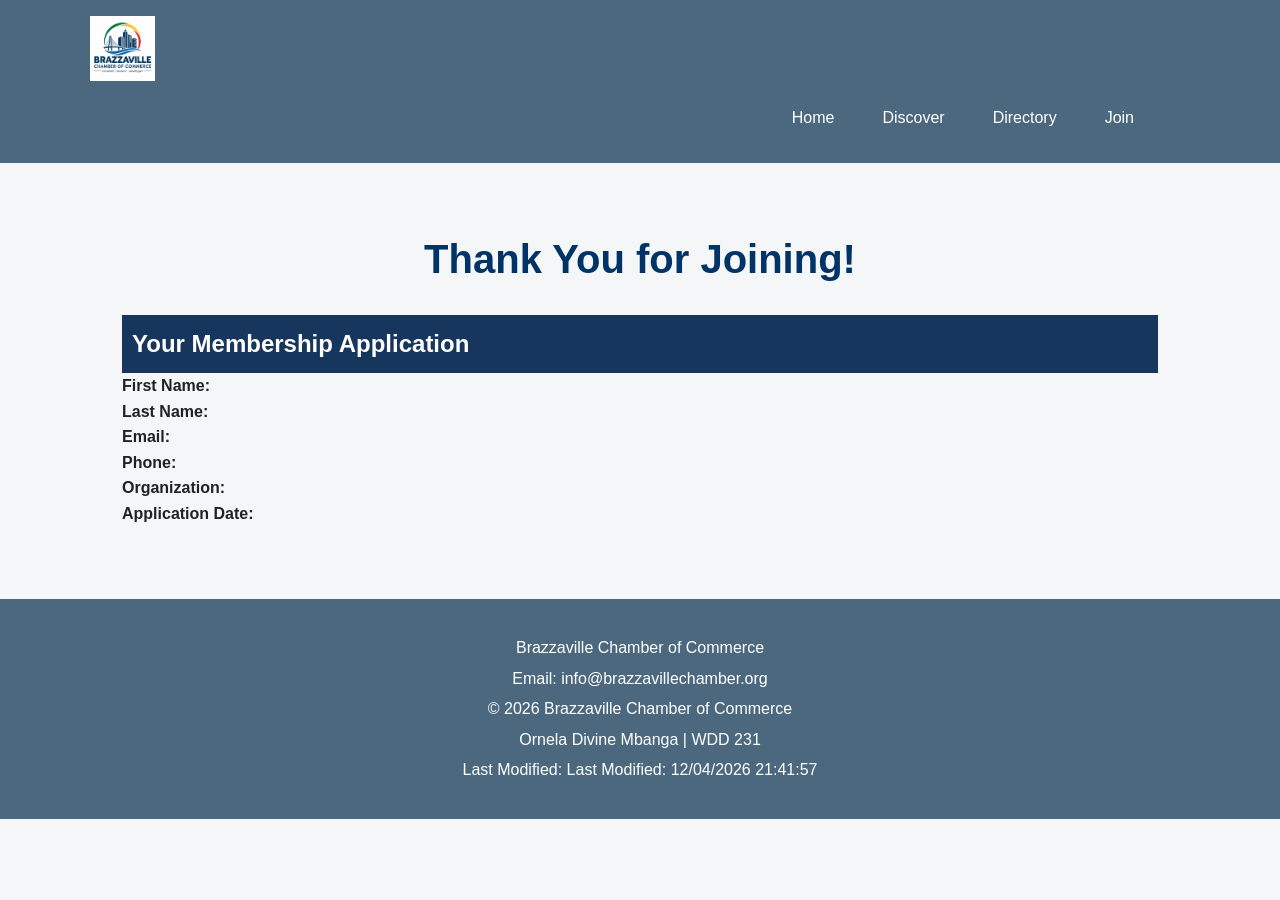
<file: chamber/thankyou.html>
<!DOCTYPE html>
<html lang="en">

<head>
    <meta charset="UTF-8">
    <meta name="viewport" content="width=device-width, initial-scale=1.0">

    <meta name="description"
        content="Thank you for joining the Brazzaville Chamber of Commerce.">

    <meta name="author" content="Ornela Divine Mbanga">

    <title>Brazzaville Chamber of Commerce | Thank You</title>

    <link rel="icon" href="images/favicon.png">

    <link rel="stylesheet" href="styles/small.css">
    <link rel="stylesheet" href="styles/larger.css">

    <script src="scripts/thankyou.js" defer></script>
    <script src="scripts/date.js" defer></script>
</head>

<body>

    <header>

        <img src="images/logo2.png"
            alt="Brazzaville Chamber of Commerce logo">

        <button id="menu-button"
            type="button"
            aria-label="Open navigation menu"
            aria-expanded="false">
            ☰
        </button>

        <nav>
            <a href="index.html">Home</a>
            <a href="discover.html">Discover</a>
            <a href="directory.html">Directory</a>
            <a href="join.html">Join</a>
        </nav>

    </header>

    <main>

        <h1>Thank You for Joining!</h1>

        <section class="thank-you">
            <h2>Your Membership Application</h2>

            <p><strong>First Name:</strong> <span id="first-name"></span></p>

            <p><strong>Last Name:</strong> <span id="last-name"></span></p>

            <p><strong>Email:</strong> <span id="email"></span></p>

            <p><strong>Phone:</strong> <span id="phone"></span></p>

            <p><strong>Organization:</strong> <span id="organization"></span></p>

            <p><strong>Application Date:</strong> <span id="timestamp"></span></p>
        </section>

    </main>

    <footer>

        <p>Brazzaville Chamber of Commerce</p>

        <p>Email: info@brazzavillechamber.org</p>

        <p>
            &copy; <span id="current-year"></span>
            Brazzaville Chamber of Commerce
        </p>

        <p>Ornela Divine Mbanga | WDD 231</p>

        <p>
            Last Modified:
            <span id="last-modified"></span>
        </p>

    </footer>

</body>

</html>
</file>
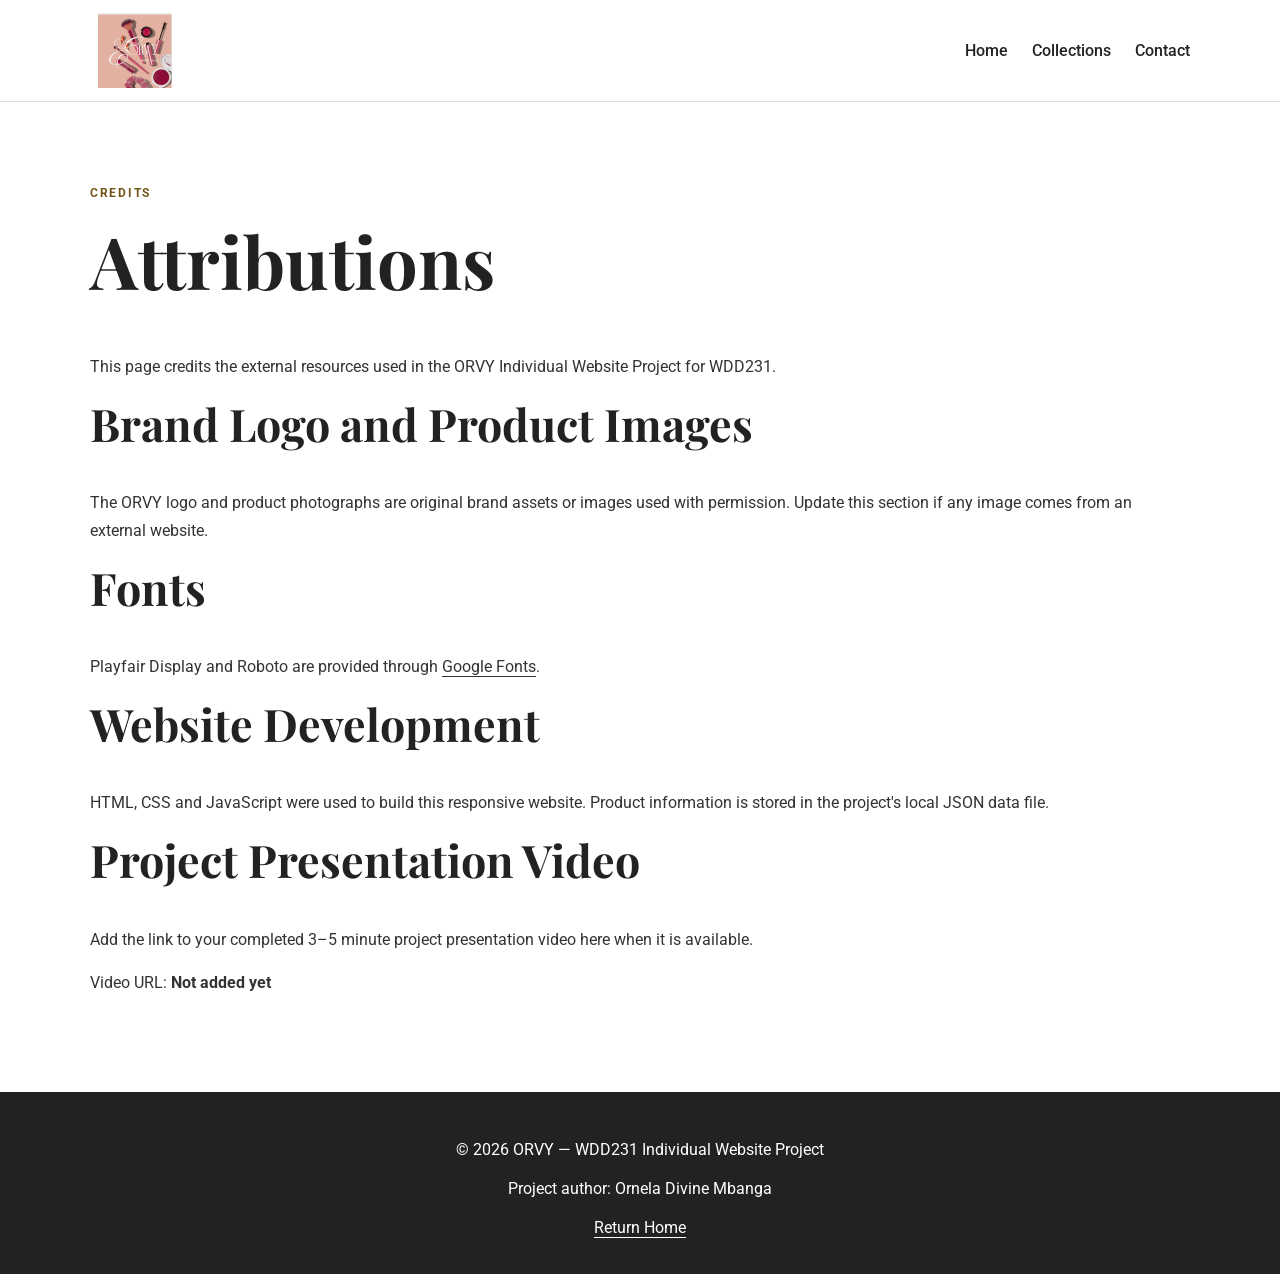
<file: orvy/attributions.html>
<!DOCTYPE html>
<html lang="en">
<head>
    <meta charset="UTF-8">
    <meta name="viewport" content="width=device-width, initial-scale=1.0">
    <meta name="description" content="Credits and attributions for the ORVY WDD231 website project.">
    <meta name="author" content="Ornela Divine Mbanga">
    <title>Attributions | ORVY</title>
    <link rel="icon" href="images/orvy-logo.png" type="image/png">
    <link href="https://fonts.googleapis.com/css2?family=Playfair+Display:wght@400;600;700&family=Roboto:wght@400;500;700&display=swap" rel="stylesheet">
    <link rel="stylesheet" href="styles/base.css">
    <link rel="stylesheet" href="styles/large.css">
    <script src="scripts/main.js" type="module"></script>
</head>

<body>
    <header class="site-header">
        <a class="logo" href="index.html" aria-label="ORVY home">
            <img src="images/orvy-logo.png" alt="ORVY brand logo">
        </a>
        <nav class="navigation" aria-label="Main navigation">
            <a href="index.html">Home</a>
            <a href="collection.html">Collections</a>
            <a href="contact.html">Contact</a>
        </nav>
    </header>

    <main class="section-container">
        <p class="eyebrow">CREDITS</p>
        <h1>Attributions</h1>
        <p>
            This page credits the external resources used in the ORVY
            Individual Website Project for WDD231.
        </p>

        <section>
            <h2>Brand Logo and Product Images</h2>
            <p>
                The ORVY logo and product photographs are original brand
                assets or images used with permission. Update this section
                if any image comes from an external website.
            </p>
        </section>

        <section>
            <h2>Fonts</h2>
            <p>
                Playfair Display and Roboto are provided through
                <a href="https://fonts.google.com/" target="_blank"
                    rel="noopener noreferrer">Google Fonts</a>.
            </p>
        </section>

        <section>
            <h2>Website Development</h2>
            <p>
                HTML, CSS and JavaScript were used to build this responsive
                website. Product information is stored in the project's
                local JSON data file.
            </p>
        </section>

        <section>
            <h2>Project Presentation Video</h2>
            <p>
                Add the link to your completed 3–5 minute project presentation
                video here when it is available.
            </p>
            <p>Video URL: <strong>Not added yet</strong></p>
        </section>
    </main>

    <footer class="site-footer">
        <p>&copy; <span id="current-year"></span> ORVY — WDD231 Individual Website Project</p>
        <p>Project author: Ornela Divine Mbanga</p>
        <a href="index.html">Return Home</a>
    </footer>
</body>
</html>
</file>
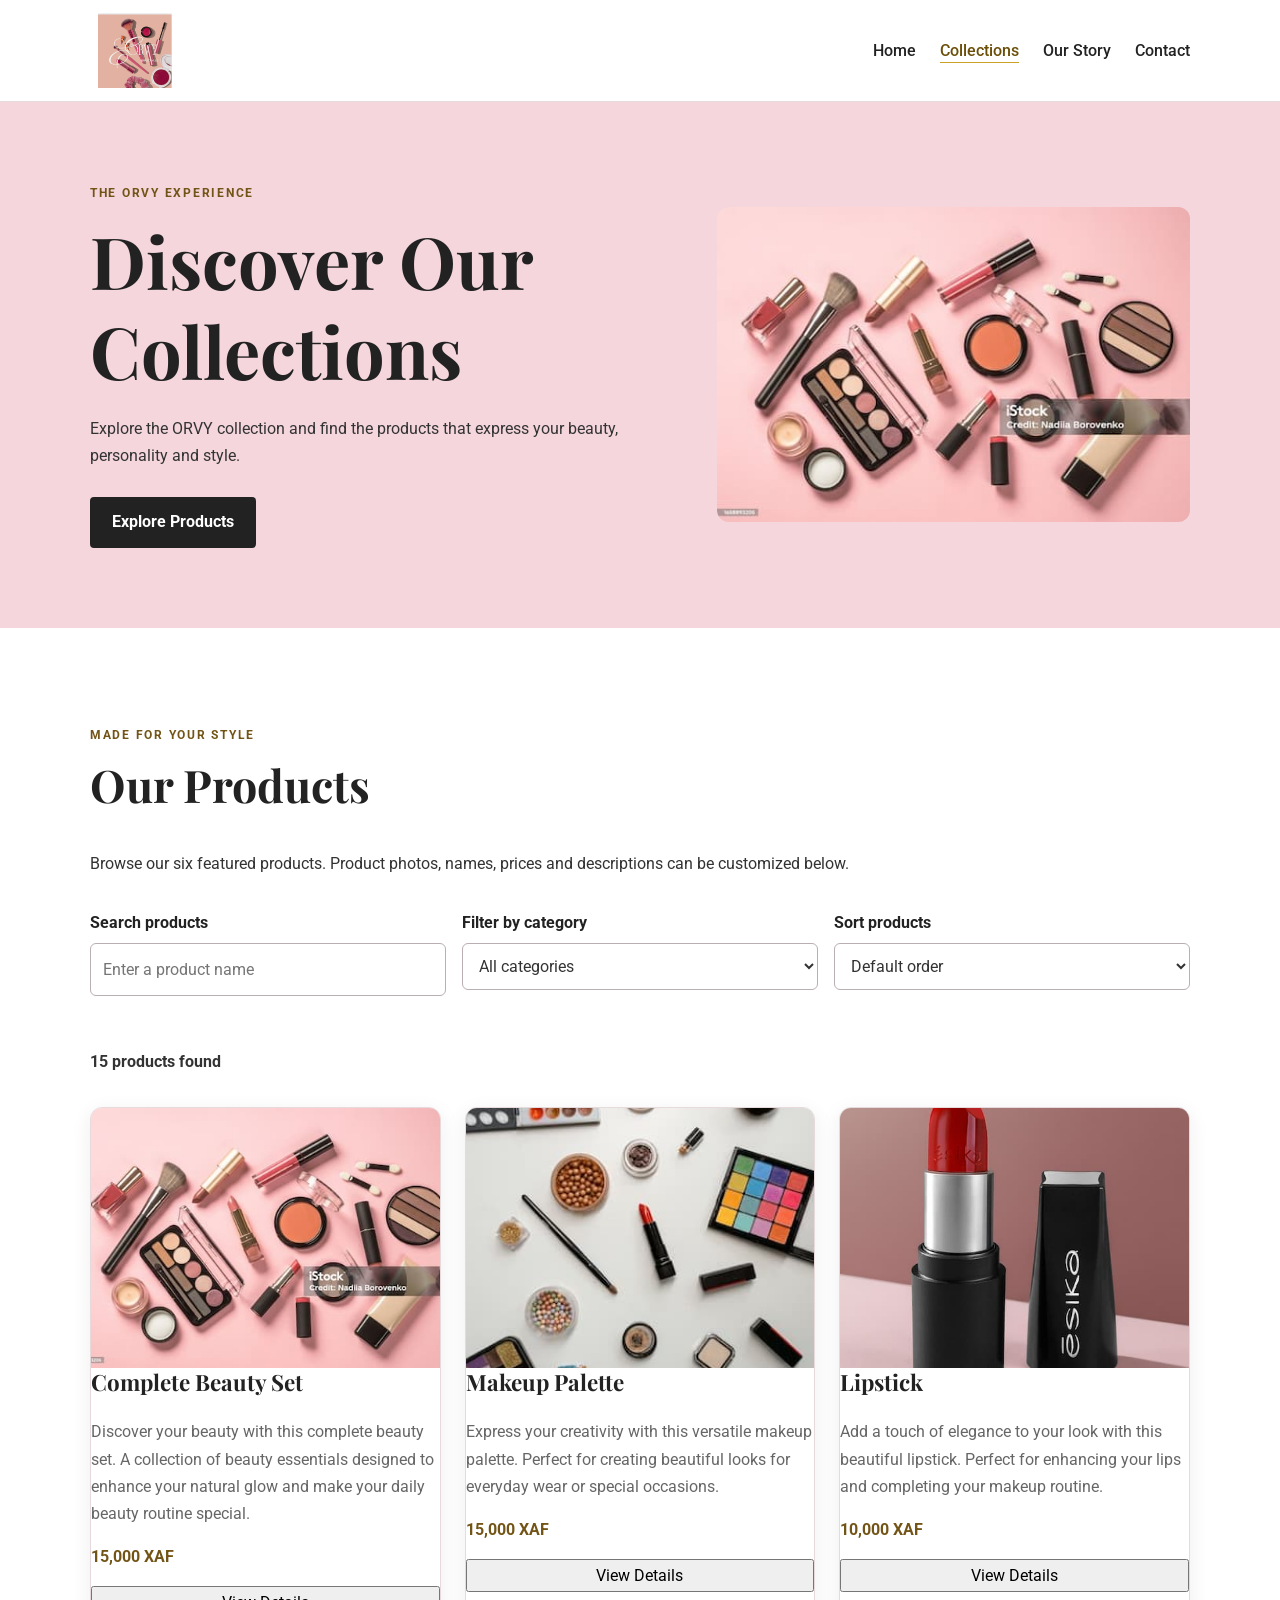
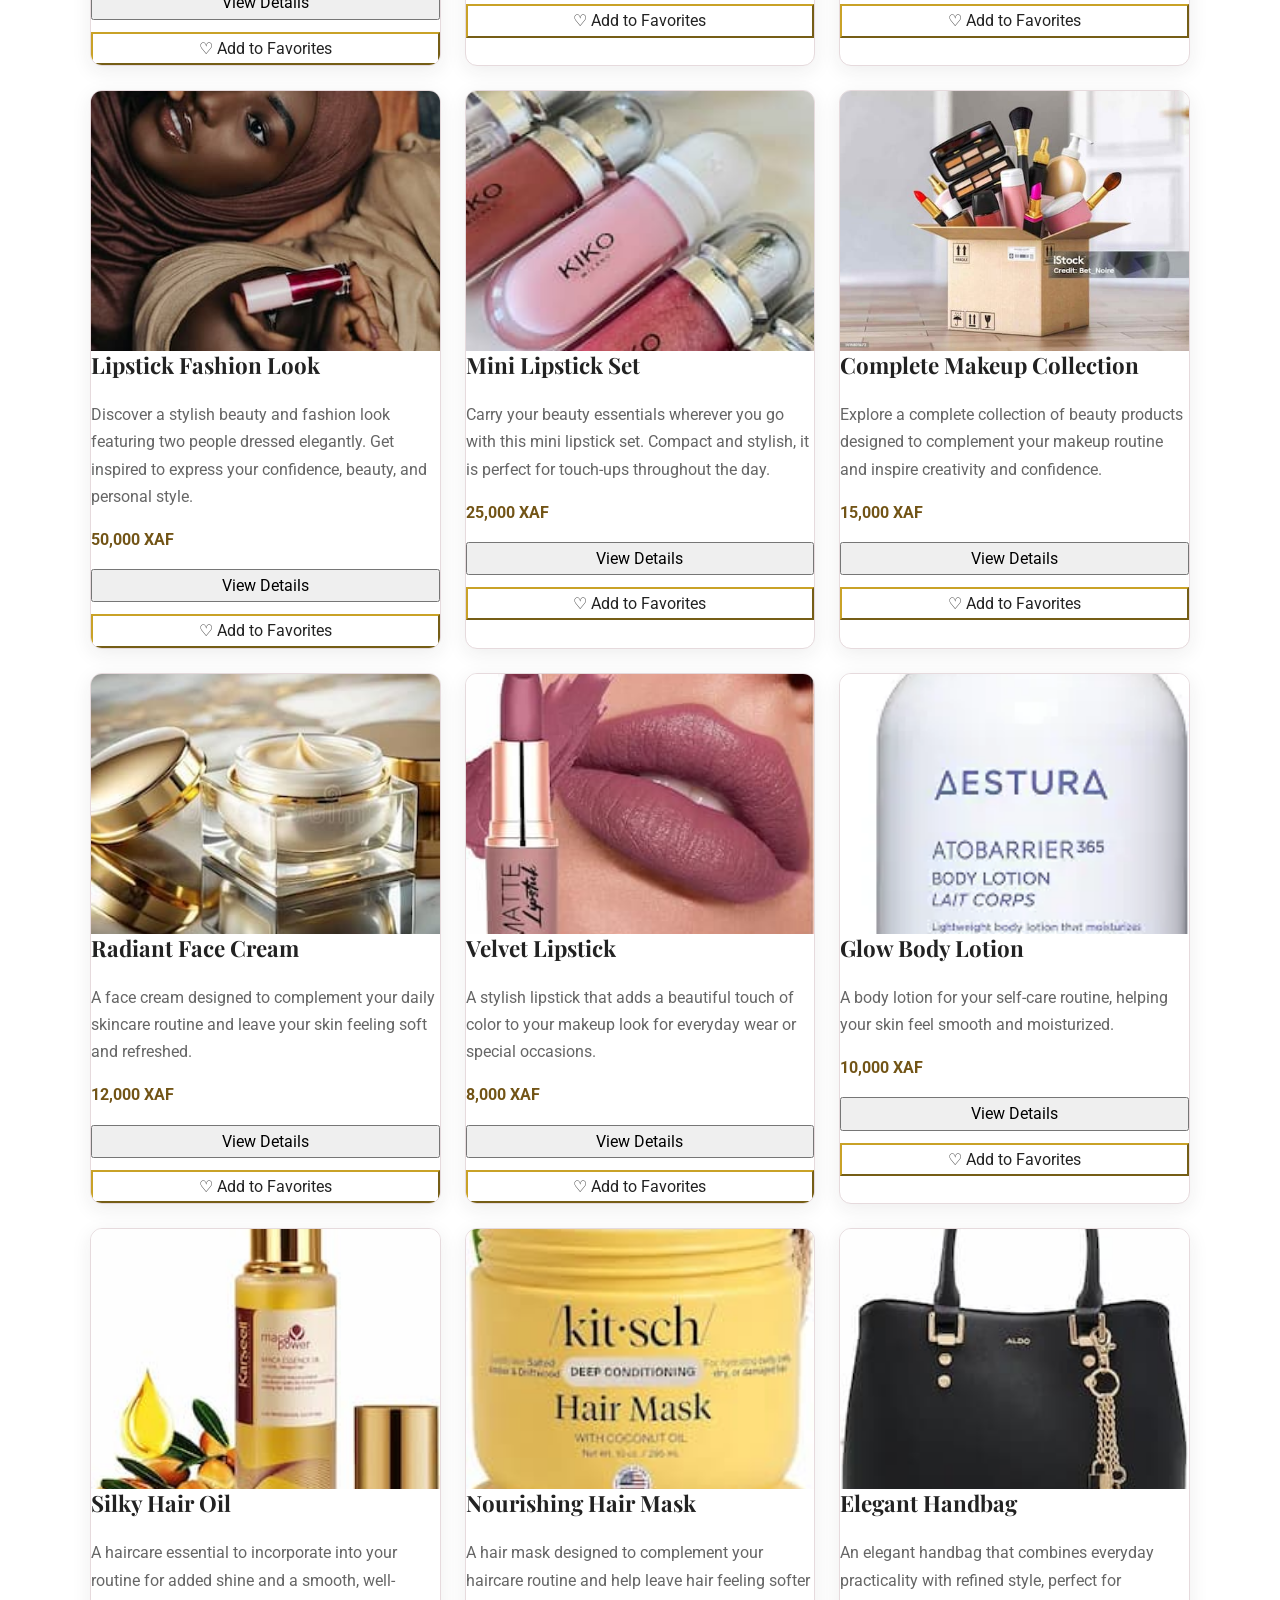
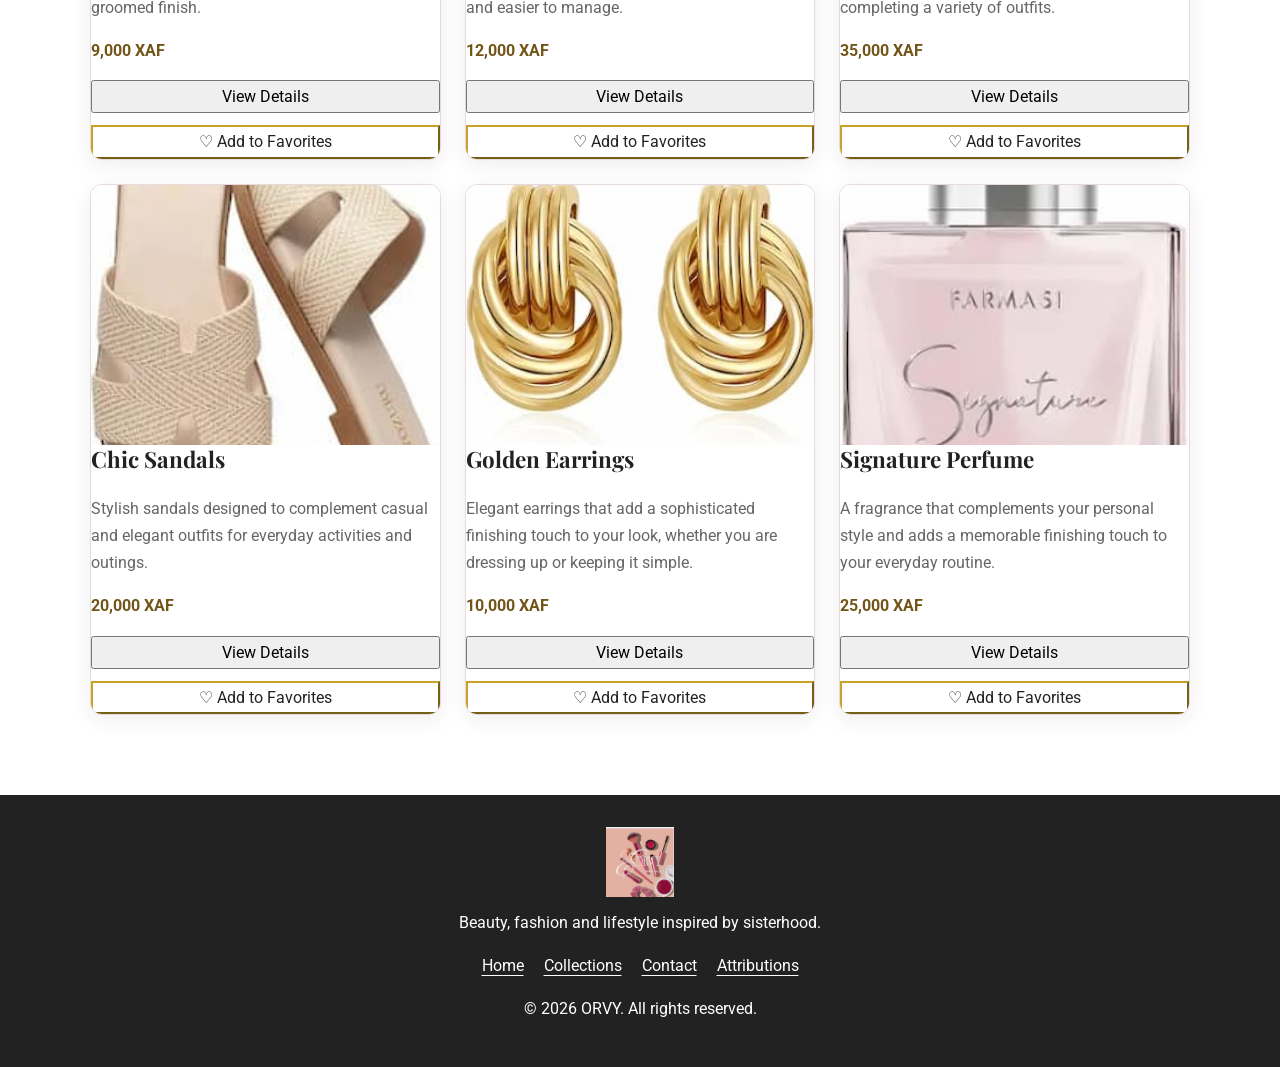
<file: orvy/collection.html>
<!DOCTYPE html>
<html lang="en">
<head>
    <meta charset="UTF-8">
    <meta name="viewport" content="width=device-width, initial-scale=1.0">

    <meta name="description" content="Explore the ORVY collection of beauty, skincare, haircare, fashion and lifestyle products.">
    <meta name="author" content="Ornela Divine Mbanga">
    <meta name="theme-color" content="#F4D6DC">

    <meta property="og:title" content="Collections | ORVY">
    <meta property="og:description" content="Discover the ORVY beauty, fashion and lifestyle collection.">
    <meta property="og:type" content="website">
    <meta property="og:image" content="images/orvy-logo.png">

    <title>Collections | ORVY</title>

    <link rel="icon" href="images/orvy-logo.png" type="image/png">
    <link rel="preconnect" href="https://fonts.googleapis.com">
    <link rel="preconnect" href="https://fonts.gstatic.com" crossorigin>
    <link href="https://fonts.googleapis.com/css2?family=Playfair+Display:wght@400;600;700&family=Roboto:wght@400;500;700&display=swap" rel="stylesheet">

    <link rel="stylesheet" href="styles/base.css">
    <link rel="stylesheet" href="styles/large.css">

    <script src="scripts/main.js" type="module"></script>
    <script src="scripts/products.js" type="module"></script>
</head>

<body>
    <header class="site-header">
        <a class="logo" href="index.html" aria-label="ORVY home">
            <img src="images/orvy-logo.png" alt="ORVY brand logo">
        </a>

        <button
            class="menu-toggle"
            id="menu-toggle"
            type="button"
            aria-label="Open navigation menu"
            aria-expanded="false"
            aria-controls="primary-navigation">
            <span></span>
            <span></span>
            <span></span>
        </button>

        <nav class="navigation" id="primary-navigation" aria-label="Main navigation">
            <a href="index.html">Home</a>
            <a href="collection.html" aria-current="page">Collections</a>
            <a href="index.html#our-story">Our Story</a>
            <a href="contact.html">Contact</a>
        </nav>
    </header>

    <main>
        <section class="hero">
            <div class="hero-content">
                <p class="eyebrow">THE ORVY EXPERIENCE</p>
                <h1>Discover Our Collections</h1>
                <p>
                    Explore the ORVY collection and find the products
                    that express your beauty, personality and style.
                </p>
                <a class="button" href="#our-products">Explore Products</a>
            </div>

            <div class="hero-image">
                <img
                    src="images/produit1.jpg"
                    alt="Featured ORVY product"
                    width="600"
                    height="500">
            </div>
        </section>

        <section class="section-container" id="our-products">
            <p class="eyebrow">MADE FOR YOUR STYLE</p>
            <h2>Our Products</h2>
            <p>
                Browse our six featured products. Product photos, names,
                prices and descriptions can be customized below.
            </p>

            <div class="catalog-controls">
                <div class="form-field">
                    <label for="product-search">Search products</label>
                    <input
                        type="search"
                        id="product-search"
                        placeholder="Enter a product name">
                </div>

                <div class="form-field">
                    <label for="category-filter">Filter by category</label>
                    <select id="category-filter">
                        <option value="all">All categories</option>
                        <option value="beauty">Beauty &amp; Skincare</option>
                        <option value="haircare">Haircare</option>
                        <option value="fashion">Fashion</option>
                        <option value="accessories">Accessories</option>
                        <option value="fragrance">Fragrance</option>
                        <option value="lifestyle">Lifestyle</option>
                    </select>
                </div>

                <div class="form-field">
                    <label for="sort-products">Sort products</label>
                    <select id="sort-products">
                        <option value="default">Default order</option>
                        <option value="name">Name: A to Z</option>
                        <option value="price-low">Price: low to high</option>
                        <option value="price-high">Price: high to low</option>
                    </select>
                </div>
            </div>

            <p id="product-count" aria-live="polite">6 products</p>
            <p id="empty-message" hidden>No products match your search.</p>

            <div class="product-grid" id="product-grid">

                <!-- PRODUCT 1: Replace the image, name, price and description. -->
                <article class="product-card"
                    data-id="1"
                    data-name="Product 1"
                    data-category="beauty"
                    data-price="">
                    <img src="images/produit1.jpg"
                        alt="ORVY product 1"
                        width="600" height="500" loading="lazy">

                    <div class="product-card-content">
                        <p class="eyebrow">BEAUTY</p>
                        <h3>Product 1</h3>
                        <p class="product-price">Price: Add your price (XAF)</p>
                        <p class="product-description">Add your product description here.</p>

                        <button class="button product-details"
                            type="button" data-product="1">
                            View Details
                        </button>

                        <button class="button favorite-button"
                            type="button" data-favorite="1"
                            aria-pressed="false">
                            ♡ Add to Favorites
                        </button>
                    </div>
                </article>

                <!-- PRODUCT 2 -->
                <article class="product-card"
                    data-id="2"
                    data-name="Product 2"
                    data-category="beauty"
                    data-price="">
                    <img src="images/produit2.jpg"
                        alt="ORVY product 2"
                        width="600" height="500" loading="lazy">

                    <div class="product-card-content">
                        <p class="eyebrow">BEAUTY</p>
                        <h3>Product 2</h3>
                        <p class="product-price">Price: Add your price (XAF)</p>
                        <p class="product-description">Add your product description here.</p>

                        <button class="button product-details"
                            type="button" data-product="2">
                            View Details
                        </button>

                        <button class="button favorite-button"
                            type="button" data-favorite="2"
                            aria-pressed="false">
                            ♡ Add to Favorites
                        </button>
                    </div>
                </article>

                <!-- PRODUCT 3 -->
                <article class="product-card"
                    data-id="3"
                    data-name="Product 3"
                    data-category="haircare"
                    data-price="">
                    <img src="images/produit3.jpg"
                        alt="ORVY product 3"
                        width="600" height="500" loading="lazy">

                    <div class="product-card-content">
                        <p class="eyebrow">HAIRCARE</p>
                        <h3>Product 3</h3>
                        <p class="product-price">Price: Add your price (XAF)</p>
                        <p class="product-description">Add your product description here.</p>

                        <button class="button product-details"
                            type="button" data-product="3">
                            View Details
                        </button>

                        <button class="button favorite-button"
                            type="button" data-favorite="3"
                            aria-pressed="false">
                            ♡ Add to Favorites
                        </button>
                    </div>
                </article>

                <!-- PRODUCT 4 -->
                <article class="product-card"
                    data-id="4"
                    data-name="Product 4"
                    data-category="fashion"
                    data-price="">
                    <img src="images/produit4.jpg"
                        alt="ORVY product 4"
                        width="600" height="500" loading="lazy">

                    <div class="product-card-content">
                        <p class="eyebrow">FASHION</p>
                        <h3>Product 4</h3>
                        <p class="product-price">Price: Add your price (XAF)</p>
                        <p class="product-description">Add your product description here.</p>

                        <button class="button product-details"
                            type="button" data-product="4">
                            View Details
                        </button>

                        <button class="button favorite-button"
                            type="button" data-favorite="4"
                            aria-pressed="false">
                            ♡ Add to Favorites
                        </button>
                    </div>
                </article>

                <!-- PRODUCT 5 -->
                <article class="product-card"
                    data-id="5"
                    data-name="Product 5"
                    data-category="accessories"
                    data-price="">
                    <img src="images/produit5.jpg"
                        alt="ORVY product 5"
                        width="600" height="500" loading="lazy">

                    <div class="product-card-content">
                        <p class="eyebrow">ACCESSORIES</p>
                        <h3>Product 5</h3>
                        <p class="product-price">Price: Add your price (XAF)</p>
                        <p class="product-description">Add your product description here.</p>

                        <button class="button product-details"
                            type="button" data-product="5">
                            View Details
                        </button>

                        <button class="button favorite-button"
                            type="button" data-favorite="5"
                            aria-pressed="false">
                            ♡ Add to Favorites
                        </button>
                    </div>
                </article>

                <!-- PRODUCT 6 -->
                <article class="product-card"
                    data-id="6"
                    data-name="Product 6"
                    data-category="lifestyle"
                    data-price="">
                    <img src="images/produit6.jpg"
                        alt="ORVY product 6"
                        width="600" height="500" loading="lazy">

                    <div class="product-card-content">
                        <p class="eyebrow">LIFESTYLE</p>
                        <h3>Product 6</h3>
                        <p class="product-price">Price: Add your price (XAF)</p>
                        <p class="product-description">Add your product description here.</p>

                        <button class="button product-details"
                            type="button" data-product="6">
                            View Details
                        </button>

                        <button class="button favorite-button"
                            type="button" data-favorite="6"
                            aria-pressed="false">
                            ♡ Add to Favorites
                        </button>
                    </div>
                </article>

            </div>
        </section>

        <dialog id="product-modal" aria-labelledby="modal-title">
            <div id="modal-content"></div>
            <button class="button" id="modal-close" type="button">
                Close
            </button>
        </dialog>
    </main>

   <footer class="site-footer">
    <a href="index.html" aria-label="ORVY home">
        <img src="images/orvy-logo.png" alt="ORVY logo"
            width="80" height="60">
    </a>

    <p>Beauty, fashion and lifestyle inspired by sisterhood.</p>

    <nav aria-label="Footer navigation">
        <a href="index.html">Home</a>
        <a href="collection.html">Collections</a>
        <a href="contact.html">Contact</a>
        <a href="attributions.html">Attributions</a>
    </nav>

    <p>
        &copy; <span id="current-year"></span> ORVY.
        All rights reserved.
    </p>
</footer>
</body>
</html>
</file>
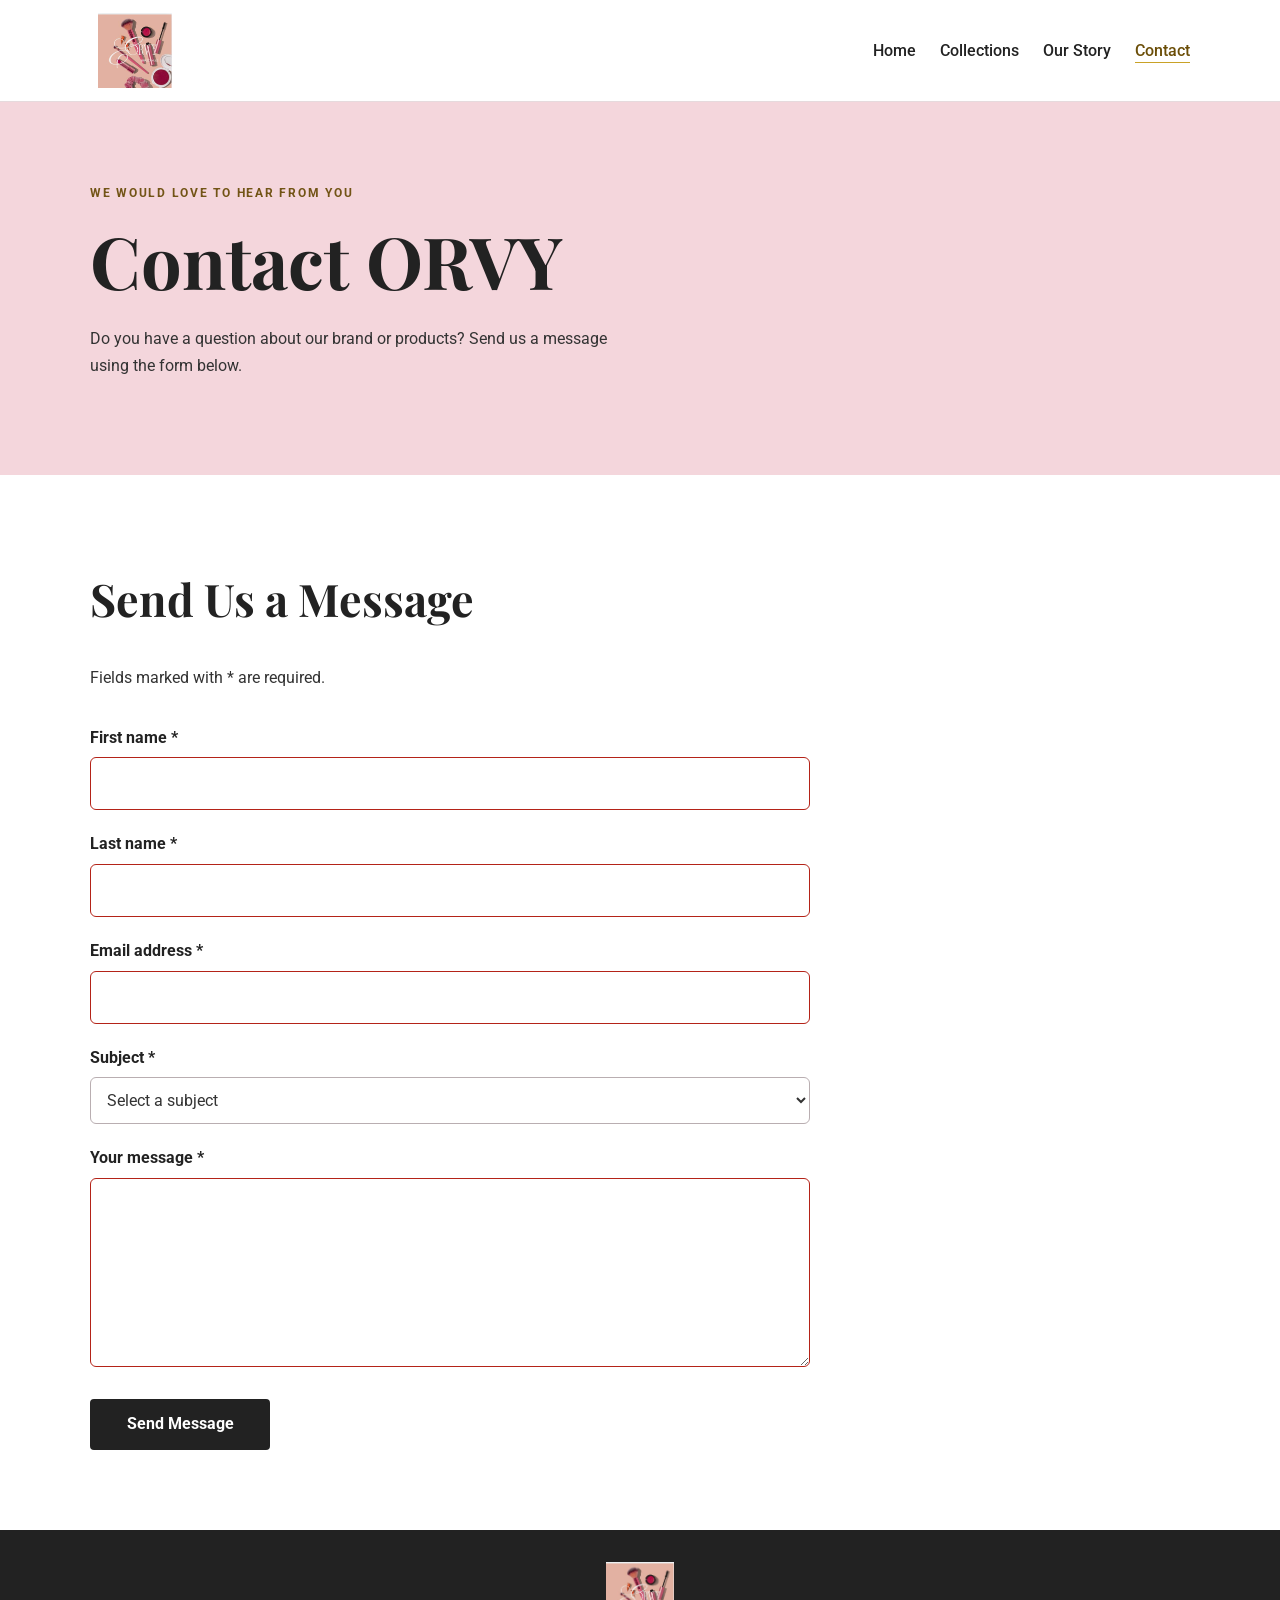
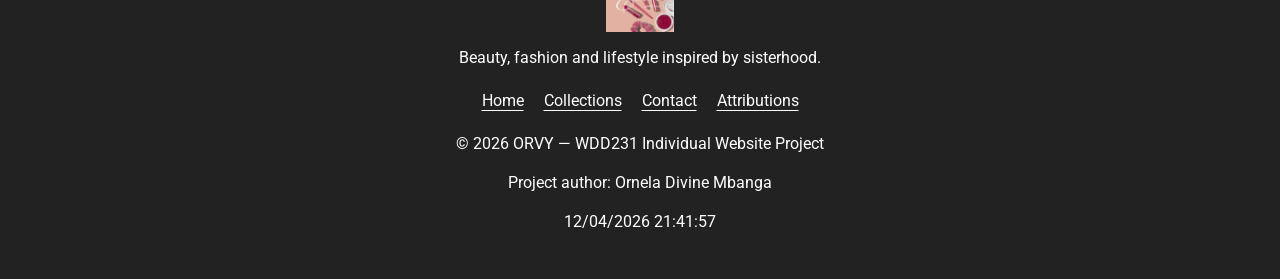
<file: orvy/contact.html>
<!DOCTYPE html>
<html lang="en">
<head>
    <meta charset="UTF-8">
    <meta name="viewport" content="width=device-width, initial-scale=1.0">
    <meta name="description" content="Contact ORVY for questions about our beauty, fashion and lifestyle brand.">
    <meta name="author" content="Ornela Divine Mbanga">
    <meta name="theme-color" content="#F4D6DC">
    <title>Contact | ORVY</title>
    <link rel="icon" href="images/orvy-logo.png" type="image/png">
    <link rel="preconnect" href="https://fonts.googleapis.com">
    <link rel="preconnect" href="https://fonts.gstatic.com" crossorigin>
    <link href="https://fonts.googleapis.com/css2?family=Playfair+Display:wght@400;600;700&family=Roboto:wght@400;500;700&display=swap" rel="stylesheet">
    <link rel="stylesheet" href="styles/base.css">
    <link rel="stylesheet" href="styles/large.css">
    <script src="scripts/main.js" type="module"></script>
</head>

<body>
    <header class="site-header">
        <a class="logo" href="index.html" aria-label="ORVY home">
            <img src="images/orvy-logo.png" alt="ORVY brand logo">
        </a>

        <button class="menu-toggle" id="menu-toggle" type="button"
            aria-label="Open navigation menu" aria-expanded="false"
            aria-controls="primary-navigation">
            <span></span><span></span><span></span>
        </button>

        <nav class="navigation" id="primary-navigation" aria-label="Main navigation">
            <a href="index.html">Home</a>
            <a href="collection.html">Collections</a>
            <a href="index.html#our-story">Our Story</a>
            <a href="contact.html" aria-current="page">Contact</a>
        </nav>
    </header>

    <main>
        <section class="hero">
            <div class="hero-content">
                <p class="eyebrow">WE WOULD LOVE TO HEAR FROM YOU</p>
                <h1>Contact ORVY</h1>
                <p>
                    Do you have a question about our brand or products?
                    Send us a message using the form below.
                </p>
            </div>
        </section>

        <section class="section-container">
            <h2>Send Us a Message</h2>
            <p>Fields marked with * are required.</p>

            <form action="form-action.html" method="get" id="contact-form">
                <div class="form-field">
                    <label for="firstName">First name *</label>
                    <input type="text" id="firstName" name="firstName"
                        autocomplete="given-name" required maxlength="60">
                </div>

                <div class="form-field">
                    <label for="lastName">Last name *</label>
                    <input type="text" id="lastName" name="lastName"
                        autocomplete="family-name" required maxlength="60">
                </div>

                <div class="form-field">
                    <label for="email">Email address *</label>
                    <input type="email" id="email" name="email"
                        autocomplete="email" required>
                </div>

                <div class="form-field">
                    <label for="subject">Subject *</label>
                    <select id="subject" name="subject" required>
                        <option value="">Select a subject</option>
                        <option value="product">Product question</option>
                        <option value="beauty">Beauty and skincare</option>
                        <option value="partnership">Partnership</option>
                        <option value="other">Other</option>
                    </select>
                </div>

                <div class="form-field">
                    <label for="message">Your message *</label>
                    <textarea id="message" name="message" rows="6"
                        required minlength="10" maxlength="1000"></textarea>
                </div>

                <button class="button" type="submit">Send Message</button>
            </form>
        </section>
    </main>

    <footer class="site-footer">
        <img src="images/orvy-logo.png" alt="ORVY logo" width="80" height="60">
        <p>Beauty, fashion and lifestyle inspired by sisterhood.</p>
        <nav aria-label="Footer navigation">
            <a href="index.html">Home</a>
            <a href="collection.html">Collections</a>
            <a href="contact.html">Contact</a>
            <a href="attributions.html">Attributions</a>
        </nav>
        <p>&copy; <span id="current-year"></span> ORVY — WDD231 Individual Website Project</p>
        <p>Project author: Ornela Divine Mbanga</p>
        <p id="last-modified"></p>
    </footer>
</body>
</html>
</file>
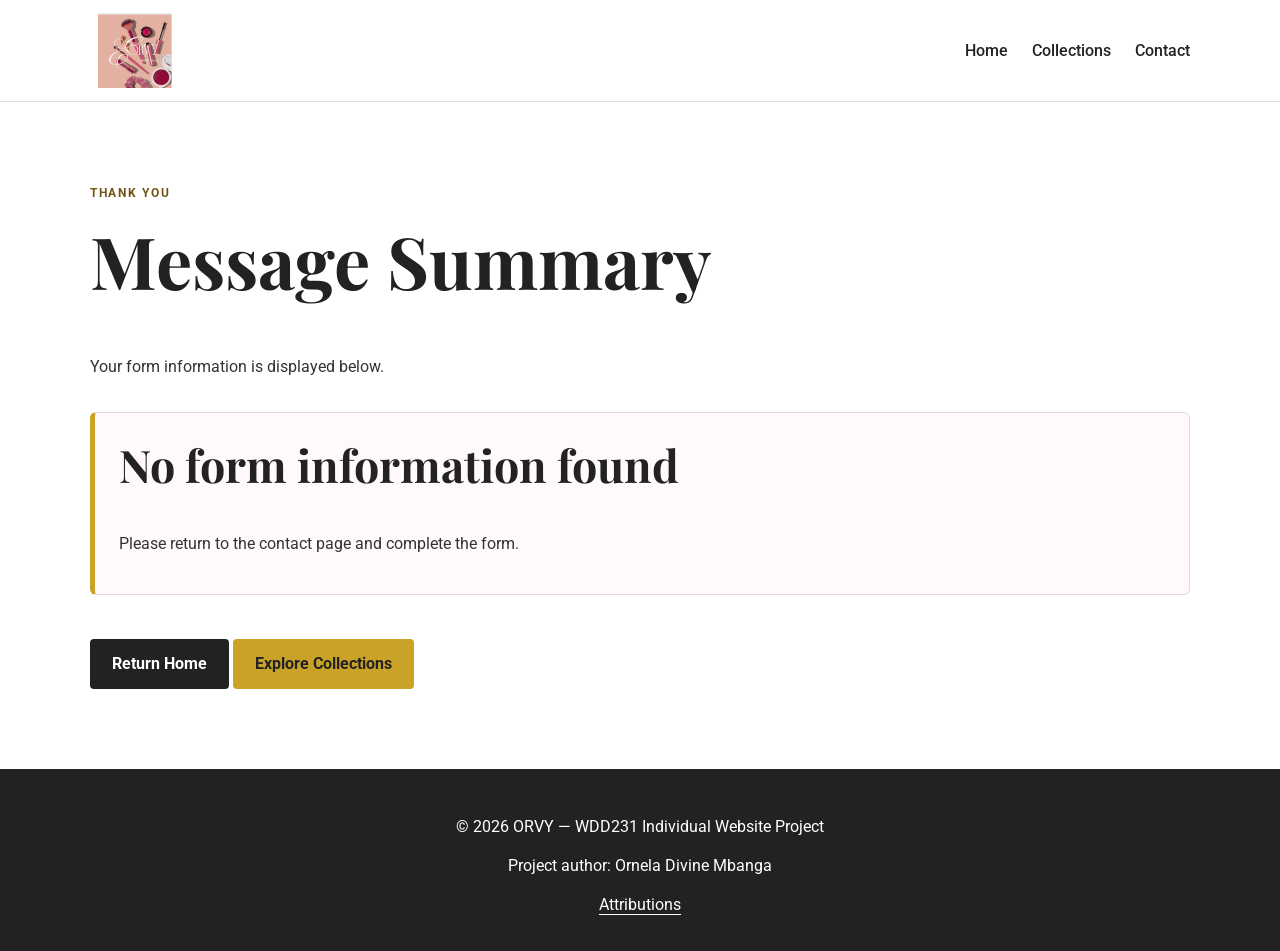
<file: orvy/form-action.html>
<!DOCTYPE html>
<html lang="en">
<head>
    <meta charset="UTF-8">
    <meta name="viewport" content="width=device-width, initial-scale=1.0">
    <meta name="description" content="Confirmation of your ORVY contact form submission.">
    <meta name="author" content="Ornela Divine Mbanga">
    <title>Message Confirmation | ORVY</title>
    <link rel="icon" href="images/orvy-logo.png" type="image/png">
    <link href="https://fonts.googleapis.com/css2?family=Playfair+Display:wght@400;600;700&family=Roboto:wght@400;500;700&display=swap" rel="stylesheet">
    <link rel="stylesheet" href="styles/base.css">
    <link rel="stylesheet" href="styles/large.css">
    <script src="scripts/main.js" type="module"></script>
    <script src="scripts/form-action.js" type="module"></script>
</head>

<body>
    <header class="site-header">
        <a class="logo" href="index.html" aria-label="ORVY home">
            <img src="images/orvy-logo.png" alt="ORVY brand logo">
        </a>
        <nav class="navigation" aria-label="Main navigation">
            <a href="index.html">Home</a>
            <a href="collection.html">Collections</a>
            <a href="contact.html">Contact</a>
        </nav>
    </header>

    <main class="section-container">
        <p class="eyebrow">THANK YOU</p>
        <h1>Message Summary</h1>
        <p>Your form information is displayed below.</p>

        <div id="form-result" aria-live="polite">
            <p>Loading your message details...</p>
        </div>

        <a class="button" href="index.html">Return Home</a>
        <a class="button button-secondary" href="collection.html">Explore Collections</a>
    </main>

    <footer class="site-footer">
        <p>&copy; <span id="current-year"></span> ORVY — WDD231 Individual Website Project</p>
        <p>Project author: Ornela Divine Mbanga</p>
        <a href="attributions.html">Attributions</a>
    </footer>
</body>
</html>
</file>
<file: styles/small.css>
* {
    box-sizing: border-box;
    margin: 0;
    padding: 0;
}



body {
    font-family: "Roboto", sans-serif;
    line-height: 1.6;
    background-color: #f5f7fa;
    color: #222;
}



header {
    background-color: #17365d;
    color: white;

    display: flex;
    align-items: center;

    padding: 1rem;

    min-height: 80px;
}

header img {
    width: 55px;
    height: 55px;

    object-fit: contain;

    border-radius: 50%;
}

header span {
    font-size: 1.2rem;
    font-weight: 700;

    flex: 1;

    margin-left: 0.8rem;
}




#menu-button {
    display: block;

    background: none;
    border: none;

    color: white;

    font-size: 2rem;

    cursor: pointer;

    padding: 0.25rem 0.5rem;
}

#menu-button:hover,
#menu-button:focus {
    color: #ffd166;
}



nav {
    display: none;

    flex-direction: column;

    background-color: #244d7a;

    width: 100%;
}

nav.open {
    display: flex;
}

nav a {
    color: white;

    text-decoration: none;

    text-align: center;

    padding: 0.9rem 1rem;

    font-weight: 500;

    border-bottom: 1px solid rgba(255, 255, 255, 0.2);
}

nav a:hover,
nav a:focus {
    background-color: #ffd166;
    color: #17365d;
}




main {
    width: 100%;
    max-width: 1100px;

    margin: 0 auto;

    padding: 1rem;
}

h1 {
    color: #17365d;

    font-size: 2rem;

    margin-bottom: 1rem;
}

h2 {
    color: #17365d;
}



section {
    background-color: white;

    margin-bottom: 1.5rem;

    padding: 1rem;

    border-radius: 8px;

    box-shadow: 0 2px 8px rgba(0, 0, 0, 0.08);
}



section p {
    margin-bottom: 1rem;
}


.about-content h2 {
    margin-bottom: 1rem;
}

.about-content p {
    margin-bottom: 0;
}

.about-photo img {
    display: block;

    width: 100%;

    max-width: 250px;

    height: auto;

    margin: 1rem auto 0;

    border-radius: 8px;
}


.course-buttons {
    display: flex;

    flex-wrap: wrap;

    gap: 0.5rem;

    margin-bottom: 1rem;
}

.course-buttons button {
    flex: 1 1 30%;

    min-height: 45px;

    padding: 0.7rem;

    border: 2px solid #17365d;

    border-radius: 6px;

    background-color: #17365d;

    color: white;

    font-family: inherit;

    font-size: 0.95rem;

    font-weight: 700;

    cursor: pointer;
}

.course-buttons button:hover,
.course-buttons button:focus {
    background-color: #ffd166;

    color: #17365d;
}



.credits {
    font-weight: 500;

    margin-bottom: 1rem;
}

#total-credits {
    font-weight: 700;

    color: #17365d;
}



#course-container {
    display: grid;

    grid-template-columns: 1fr;

    gap: 1rem;

    margin-top: 1rem;
}



.course-card {
    border: 2px solid #d9e2ec;

    border-radius: 8px;

    padding: 1rem;

    background-color: #fff;

    text-align: center;

    transition: transform 0.2s ease,
                box-shadow 0.2s ease;
}

.course-card:hover {
    transform: translateY(-2px);

    box-shadow: 0 4px 10px rgba(0, 0, 0, 0.12);
}

.course-card h3 {
    color: #17365d;

    font-size: 1.1rem;

    margin-bottom: 0.5rem;
}

.course-card p {
    margin: 0.25rem 0;
}


.course-card.completed {
    background-color: #e7f5ec;

    border-color: white;
}

.course-card.completed h3 {
    color: white;
}

.course-card.completed::after {
    content: "✓ Completed";

    display: block;

    margin-top: 0.5rem;

    font-weight: 700;

    color:black;
}


footer {
    background-color: #17365d;

    color: white;

    text-align: center;

    padding: 1.5rem 1rem;

    margin-top: 1rem;
}

.social-links {
    display: flex;

    justify-content: center;

    align-items: center;

    gap: 1rem;

    margin-bottom: 1rem;
}

.social-links a {
    color: white;

    text-decoration: none;

    font-weight: 500;

    padding: 0.4rem 0.7rem;
}

.social-links a:hover,
.social-links a:focus {
    color: #ffd166;

    text-decoration: underline;
}

footer p {
    margin: 0.5rem 0;

    font-size: 0.9rem;
}


button:focus,
a:focus {
    outline: 3px solid #ffd166;

    outline-offset: 2px;
}


@media screen and (min-width: 480px) {

    main {
        padding: 1.5rem;
    }

    section {
        padding: 1.5rem;
    }

    #course-container {
        grid-template-columns: repeat(2, 1fr);
    }
}

.hero {
position: relative;
margin-bottom: 2rem;
}

.hero img {
width: 100%;
height: auto;
display: block;
}

.hero-content {
padding: 1.5rem;
text-align: center;
background-color: #f5f5f5;
}

.hero-content h1 {
margin-bottom: 1rem;
}

.hero-content p {
margin-bottom: 1.5rem;
}

/* Join button */

.join-button {
display: inline-block;
padding: 0.8rem 1.5rem;
text-decoration: none;
font-weight: 700;
border-radius: 6px;
}

/* Events */

.events,
.weather,
.spotlights {
margin: 1.5rem 0;
padding: 1rem;
}

.event-card {
padding: 1rem;
margin-bottom: 1rem;
border: 1px solid #ccc;
border-radius: 8px;
}

/* Weather */

#current-weather {
padding: 1rem;
border: 1px solid #ccc;
border-radius: 8px;
}

#forecast {
display: grid;
gap: 1rem;
}

.forecast-card {
padding: 1rem;
text-align: center;
border: 1px solid #ccc;
border-radius: 8px;
}

/* Spotlights */

#spotlight-container {
display: grid;
gap: 1rem;
}

.spotlight-card {
padding: 1rem;
border: 1px solid #ccc;
border-radius: 8px;
text-align: center;
}

.spotlight-card img {
width: 150px;
height: 100px;
object-fit: contain;
display: block;
margin: 1rem auto;
}

.spotlight-card a {
font-weight: 700;
}

/* Mobile layout */

main {
width: 100%;
}

section h2 {
margin-bottom: 1rem;
}
</file>
<file: styles/larger.css>
@media screen and (min-width: 768px) {

    header {
        padding: 1rem 2rem;

        min-height: 90px;
    }

    header img {
        width: 65px;
        height: 65px;
    }

    header span {
        font-size: 1.5rem;

        margin-left: 1rem;
    }



    #menu-button {
        display: none;
    }



    nav {
        display: flex;

        flex-direction: row;

        justify-content: flex-end;

        align-items: center;

        padding: 0 2rem;

    }

    nav a {
        border-bottom: none;

        padding: 1rem 1.5rem;

        transition:
            background-color 0.2s ease,
            color 0.2s ease;
    }



    main {
        max-width: 1100px;

        padding: 2rem;
    }

    h1 {
        font-size: 2.5rem;

        margin-bottom: 1.5rem;
    }


    .about-section {

        display: flex;
        flex-direction: row;
        gap: 10px;
    }
    .about-content {
        background-color: black;
        color: beige;
        text-align: center;
    }

    .about-photo{
        background-color:black;
        color: beige;
        text-align: center;
    }
    h2{
        background-color: #17365d;
        padding: 10px;
        margin-top: 0;
        color: white;
    }

    h3 {
        background-color: #17365d;
        color: beige;
        text-align: center;
        margin-bottom: 10px;
        margin-top: 0;
        padding: 10px;
    
    }
    .web {
       padding: 0;
       
    }

    }


    
    .about-photo img {

        width: 180px;

        height: auto;

        margin: 0;

        border-radius: 8px;
    }

    .courses-section {

        padding: 1.5rem;
    }

    .course-buttons {

        justify-content: center;

        gap: 1rem;
        
    }

    .course-buttons button {

        flex: 0 1 180px;

        min-height: 48px;
        margin: 10px;
    }



    #course-container {

        grid-template-columns: repeat(3, 1fr);
        gap: 1.2rem;
        margin: 10px;
    }

    .course-card {

        min-height: 130px;

        display: flex;

        flex-direction: column;

        justify-content: center;

        align-items: center;
    }

    .course-card h3 {

        font-size: 1.2rem;
    }



    footer {

        padding: 2rem;

        margin-top: 2rem;
    }

    .social-links {

        gap: 2rem;
    }

    .social-links a {

        padding: 0.5rem 1rem;
    }
    .social-links img {
    width: 40px;
    height: 40px;
}


@media screen and (min-width: 1000px) {

    header {

        padding-left:
            calc((100% - 1100px) / 2);

        padding-right:
            calc((100% - 1100px) / 2);
    }


    nav {

        padding-left:
            calc((100% - 1100px) / 2);

        padding-right:
            calc((100% - 1100px) / 2);
    }


    main {

        padding-top: 2.5rem;

        padding-bottom: 2.5rem;
    }


    #course-container {

        grid-template-columns: repeat(3, 1fr);
    }
}
</file>
<file: chamber/styles/small.css>
/* =========================
   GENERAL STYLES
   ========================= */

* {
    box-sizing: border-box;
    margin: 0;
    padding: 0;
}

body {
    font-family: "Roboto", Arial, sans-serif;
    background-color: #f4f6f8;
    color: #222;
    line-height: 1.6;
}

img {
    max-width: 100%;
    height: auto;
}

h1 {
    text-align: center;
    color: #003366;
    margin: 1.5rem 0;
}

/* =========================
   HEADER
   ========================= */

header {
    background-color: #4c687e;
    color: white;
    padding: 1rem;
    display: flex;
    align-items: center;
    justify-content: space-between;
    flex-wrap: wrap;
    gap: 0.5rem;
}

header img {
    width: 80px;
    height: auto;
}

.site-title {
    flex: 1;
    min-width: 0;
    margin-left: 0.8rem;
}

.site-title h1 {
    color: white;
    margin: 0;
    text-align: left;
    font-size: 1.5rem;
}

.site-title p {
    font-size: 0.95rem;
}

/* =========================
   MOBILE MENU BUTTON
   ========================= */

#menu-button {
    display: block;
    background: none;
    border: none;
    color: white;
    font-size: 2rem;
    cursor: pointer;
    padding: 0.3rem;
}

#menu-button:hover,
#menu-button:focus-visible {
    color: #f2c14e;
}

#menu-button:focus-visible {
    outline: 2px solid white;
    outline-offset: 4px;
}

/* =========================
   NAVIGATION
   ========================= */

nav {
    display: none;
    width: 100%;
    flex-direction: column;
    background-color: #4c687e;
}

nav.open {
    display: flex;
}

nav a {
    display: block;
    color: white;
    text-decoration: none;
    padding: 0.8rem;
    text-align: center;
    transition: background-color 0.3s ease;
}

nav a:hover,
nav a.active,
nav a:focus-visible {
    background-color: #00509e;
    color: white;
}

/* =========================
   MAIN CONTENT
   ========================= */

main {
    width: 100%;
    max-width: 1200px;
    margin: 0 auto;
    padding: 1rem;
    min-width: 0;
}

.page-title {
    text-align: center;
    margin: 1.5rem 0;
    font-size: 2rem;
    overflow-wrap: anywhere;
}

/* =========================
   DIRECTORY VIEW BUTTONS
   ========================= */

.view-buttons {
    display: flex;
    justify-content: center;
    flex-wrap: wrap;
    gap: 1rem;
    margin-bottom: 1.5rem;
}

.view-buttons button {
    padding: 0.7rem 1.5rem;
    min-height: 44px;
    border: none;
    border-radius: 5px;
    background-color: #003366;
    color: white;
    cursor: pointer;
    font-size: 1rem;
    transition: background-color 0.3s ease,
                transform 0.3s ease;
}

.view-buttons button:hover {
    background-color: #00509e;
    transform: translateY(-2px);
}

/* =========================
   DIRECTORY CARDS
   ========================= */

#members-container {
    display: grid;
    grid-template-columns: minmax(0, 1fr);
    gap: 1.5rem;
}

.member-card {
    min-width: 0;
    background-color: white;
    padding: 1.2rem;
    border-radius: 8px;
    text-align: center;
    box-shadow: 0 2px 8px rgba(0, 0, 0, 0.15);
}

.member-card img {
    width: 100px;
    height: 100px;
    max-width: 100%;
    object-fit: contain;
    display: block;
    margin: 0 auto 0.8rem;
}

.member-card h2 {
    color: #003366;
    margin-bottom: 0.5rem;
}

.member-card p {
    margin: 0.4rem 0;
    overflow-wrap: anywhere;
}

.member-card a {
    color: #00509e;
    text-decoration: none;
    font-weight: bold;
}

.member-card a:hover {
    text-decoration: underline;
}

#members-container.list {
    display: flex;
    flex-direction: column;
    gap: 1rem;
}

#members-container.list .member-card {
    display: block;
    text-align: left;
    padding: 1rem;
}

#members-container.list .member-card img {
    display: none;
}

/* =========================
   DISCOVER VISIT MESSAGE
   ========================= */

.visit-message {
    margin: 1rem 0;
    padding: 1rem;
    border-radius: 8px;
    text-align: center;
    background-color: #f1f1f1;
    border-left: 5px solid #4c687e;
}

.visit-message p {
    margin: 0;
    font-weight: 600;
}

/* =========================
   DISCOVER GRID
   MOBILE: ONE COLUMN
   ========================= */

.discover-grid {
    width: 100%;
    max-width: 1200px;
    margin: 0 auto;
    padding: 1rem 0;
    display: grid;
    grid-template-columns: minmax(0, 1fr);
    grid-template-areas:
        "one"
        "two"
        "three"
        "four"
        "five"
        "six"
        "seven"
        "eight";
    gap: 1.5rem;
}

/* DISCOVER GRID AREAS */

.card-1 {
    grid-area: one;
}

.card-2 {
    grid-area: two;
}

.card-3 {
    grid-area: three;
}

.card-4 {
    grid-area: four;
}

.card-5 {
    grid-area: five;
}

.card-6 {
    grid-area: six;
}

.card-7 {
    grid-area: seven;
}

.card-8 {
    grid-area: eight;
}

/* =========================
   DISCOVER CARDS
   ========================= */

.discover-card {
    min-width: 0;
    background-color: #fff;
    border: 1px solid #ccc;
    border-radius: 10px;
    overflow: hidden;
    padding: 1rem;
    box-shadow: 0 2px 6px rgba(0, 0, 0, 0.12);
}

.discover-card h2 {
    margin: 0 0 1rem;
    padding: 0.8rem;
    font-size: 1.25rem;
    text-align: center;
    color: #fff;
    background-color: #4c687e;
    overflow-wrap: anywhere;
}

.discover-card figure {
    margin: 0 0 1rem;
    overflow: hidden;
}

.discover-card img {
    width: 100%;
    height: auto;
    display: block;
    border-radius: 6px;
    transition: none;
}

.discover-card address {
    font-style: normal;
    font-weight: 600;
    margin-bottom: 0.8rem;
    overflow-wrap: anywhere;
}

.discover-card p {
    line-height: 1.6;
    margin-bottom: 0.8rem;
    overflow-wrap: anywhere;
}

.discover-card button {
    display: inline-block;
    max-width: 100%;
    min-height: 44px;
    margin-top: 0.5rem;
    padding: 0.7rem 1rem;
    border: none;
    border-radius: 5px;
    background-color: #003366;
    color: white;
    cursor: pointer;
    font-weight: bold;
    transition: background-color 0.3s ease,
                transform 0.3s ease;
}

.discover-card button:hover,
.discover-card button:focus-visible {
    background-color: #00509e;
    transform: translateY(-2px);
}

/* =========================
   FORMS
   ========================= */

form {
    width: 100%;
    max-width: 650px;
    margin: 1.5rem auto;
    padding: 1.2rem;
    background-color: #fff;
    border-radius: 8px;
    box-shadow: 0 2px 8px rgba(0, 0, 0, 0.12);
}

form > label {
    display: block;
    margin: 0 0 0.35rem;
    font-weight: 500;
}

form > input:not([type="radio"]):not([type="hidden"]):not([type="submit"]),
form > textarea {
    display: block;
    width: 100%;
    min-height: 44px;
    margin: 0 0 1.2rem;
    padding: 0.75rem;
    border: 1px solid #999;
    border-radius: 5px;
    background-color: #fff;
    font: inherit;
}

form > input:focus,
form > textarea:focus {
    outline: 2px solid #00509e;
    outline-offset: 2px;
}

form > textarea {
    min-height: 120px;
    resize: vertical;
}

/* MEMBERSHIP FIELDSET */

form fieldset {
    margin: 1rem 0;
    padding: 1rem;
    border: 1px solid #bbb;
    border-radius: 5px;
}

form legend {
    padding: 0 0.4rem;
    font-weight: 700;
}

form fieldset label {
    display: flex;
    align-items: center;
    gap: 0.6rem;
    margin: 0.7rem 0;
}

form input[type="radio"] {
    width: 18px;
    height: 18px;
    flex-shrink: 0;
}

form input[type="submit"] {
    display: block;
    width: 100%;
    min-height: 48px;
    padding: 0.8rem 1rem;
    border: none;
    border-radius: 5px;
    background-color: #003366;
    color: white;
    font: inherit;
    font-weight: 700;
    cursor: pointer;
    transition: background-color 0.3s ease,
                transform 0.3s ease;
}

form input[type="submit"]:hover {
    background-color: #00509e;
    transform: translateY(-2px);
}

/* =========================
   MEMBERSHIP CARDS
   ========================= */

.membership-cards {
    display: grid;
    grid-template-columns: minmax(0, 1fr);
    gap: 1.5rem;
    margin: 2rem auto;
}

.membership-card {
    padding: 1.5rem;
    background-color: #fff;
    border: 1px solid #ccc;
    border-radius: 8px;
    text-align: center;
    box-shadow: 0 2px 8px rgba(0, 0, 0, 0.12);
    animation: fadeIn 0.6s ease both;
    transition: transform 0.3s ease,
                box-shadow 0.3s ease;
}

.membership-card h2 {
    margin-bottom: 0.8rem;
    color: #003366;
}

.membership-card p {
    margin: 0.6rem 0;
}

.membership-card button {
    margin-top: 0.8rem;
    padding: 0.7rem 1rem;
    min-height: 44px;
    border: none;
    border-radius: 5px;
    background-color: #003366;
    color: white;
    cursor: pointer;
    font: inherit;
    transition: background-color 0.3s ease,
                transform 0.3s ease;
}

.membership-card button:hover {
    background-color: #00509e;
    transform: translateY(-2px);
}

/* =========================
   DIALOG
   ========================= */

dialog {
    width: min(90%, 500px);
    max-height: 85vh;
    overflow-y: auto;
    margin: auto;
    padding: 2rem;
    border: none;
    border-radius: 8px;
    box-shadow: 0 4px 20px rgba(0, 0, 0, 0.25);
}

dialog::backdrop {
    background-color: rgba(0, 0, 0, 0.6);
}

dialog h2 {
    margin-bottom: 1rem;
    color: #003366;
}

dialog p {
    margin-bottom: 1rem;
}

dialog button {
    min-height: 44px;
    padding: 0.7rem 1.2rem;
    border: none;
    border-radius: 5px;
    background-color: #003366;
    color: white;
    cursor: pointer;
}

/* =========================
   ANIMATIONS
   ========================= */

@keyframes fadeIn {
    from {
        opacity: 0;
        transform: translateY(15px);
    }

    to {
        opacity: 1;
        transform: translateY(0);
    }
}

/* =========================
   HOME PAGE
   ========================= */

.hero img {
    display: block;
    width: 100%;
    height: auto;
}

.spotlight-card {
    padding: 1rem;
    margin-bottom: 1rem;
    border: 1px solid #ccc;
    border-radius: 8px;
    text-align: center;
    background-color: #fff;
}

.spotlight-card img {
    display: block;
    width: 150px;
    max-width: 100%;
    height: 100px;
    object-fit: contain;
    margin: 1rem auto;
}

/* =========================
   FOOTER
   ========================= */

footer {
    background-color: #4c687e;
    color: white;
    text-align: center;
    padding: 1.5rem;
    margin-top: 2rem;
}

footer h2 {
    color: white;
    text-decoration: none;
    margin-bottom: 0.5rem;
}

footer p {
    margin: 0.3rem;
    text-decoration: none;
}

.footer-social {
    display: flex;
    justify-content: center;
    flex-wrap: wrap;
    gap: 1rem;
    margin: 1rem 0;
}

.footer-social a {
    color: white;
    text-decoration: none;
}

.footer-social a:hover,
.footer-social a:focus-visible {
    text-decoration: underline;
}

footer h2,
footer p,
footer .footer-contact,
footer .footer-info {
    text-decoration: none;
}

/* =========================
   REDUCED MOTION
   ========================= */

@media (prefers-reduced-motion: reduce) {
    *,
    *::before,
    *::after {
        scroll-behavior: auto !important;
        animation-duration: 0.01ms !important;
        animation-iteration-count: 1 !important;
        transition-duration: 0.01ms !important;
    }
}
</file>
<file: chamber/styles/larger.css>
/* =========================
   TABLET: 768px AND ABOVE
   ========================= */

@media screen and (min-width: 768px) {

    /* HEADER */

    header {
        padding: 1rem 2rem;
        min-height: 90px;
    }

    header img {
        width: 65px;
        height: 65px;
    }

    header span {
        font-size: 1.5rem;
        margin-left: 1rem;
    }

    /* NAVIGATION */

    #menu-button,
    #menu {
        display: none;
    }

    nav {
        display: flex;
        flex-direction: row;
        justify-content: flex-end;
        align-items: center;
        padding: 0 2rem;
    }

    nav ul {
        display: flex;
        flex-direction: row;
        justify-content: center;
        align-items: center;
        gap: 1.5rem;
        margin: 0;
        padding: 0;
    }

    nav ul li {
        list-style: none;
    }

    nav a {
        display: block;
        border-bottom: none;
        padding: 1rem 1.5rem;
        text-decoration: none;
        transition: background-color 0.2s ease, color 0.2s ease;
    }

    nav a:hover,
    nav a:focus-visible {
        background-color: #003366;
        color: #ffffff;
    }

    /* MAIN CONTENT */

    main {
        max-width: 1100px;
        margin: 0 auto;
        padding: 2rem;
        min-width: 0;
    }

    h1 {
        font-size: 2.5rem;
        margin-bottom: 1.5rem;
    }

    /* ABOUT SECTION */

    .about-section {
        display: flex;
        flex-direction: row;
        gap: 1rem;
    }

    .about-content,
    .about-photo {
        background-color: #ffffff;
        color: #222222;
        text-align: center;
        flex: 1;
        min-width: 0;
    }

    .about-photo img {
        width: 180px;
        max-width: 100%;
        height: auto;
        margin: 0 auto;
        border-radius: 8px;
    }

    h2 {
        background-color: #17365d;
        padding: 10px;
        margin-top: 0;
        color: #ffffff;
    }

    h3 {
        background-color: #17365d;
        color: #ffffff;
        text-align: center;
        margin-bottom: 10px;
        margin-top: 0;
        padding: 10px;
    }

    .web {
        padding: 0;
    }

    /* COURSES SECTION */

    .courses-section {
        padding: 1.5rem;
    }

    .course-buttons {
        display: flex;
        flex-wrap: wrap;
        justify-content: center;
        gap: 1rem;
    }

    .course-buttons button {
        flex: 0 1 180px;
        min-height: 48px;
        margin: 0.5rem;
    }

    #course-container {
        display: grid;
        grid-template-columns: repeat(3, minmax(0, 1fr));
        gap: 1.2rem;
        margin: 10px;
    }

    .course-card {
        min-height: 130px;
        display: flex;
        flex-direction: column;
        justify-content: center;
        align-items: center;
        min-width: 0;
    }

    .course-card h3 {
        font-size: 1.2rem;
    }

    /* FOOTER */

    footer {
        padding: 2rem;
        margin-top: 2rem;
    }

    .social-links {
        display: flex;
        justify-content: center;
        gap: 2rem;
        flex-wrap: wrap;
    }

    .social-links a {
        padding: 0.5rem 1rem;
    }

    .social-links img {
        width: 40px;
        height: 40px;
    }

    /* DISCOVER PAGE: TWO COLUMNS */

    #discover-grid {
        display: grid;
        grid-template-columns: repeat(2, minmax(0, 1fr));
        grid-template-areas:
            "one two"
            "three four"
            "five six"
            "seven eight";
        gap: 1.5rem;
        align-items: stretch;
        padding: 1rem 0;
        min-width: 0;
    }

    .discover-card {
        display: flex;
        flex-direction: column;
        min-width: 0;
        border: 1px solid #dddddd;
        border-radius: 8px;
        overflow: hidden;
        background-color: #ffffff;
        box-shadow: 0 2px 6px rgba(0, 0, 0, 0.1);
    }

    .discover-card h2 {
        display: flex;
        justify-content: center;
        align-items: center;
        min-height: 70px;
        margin: 0;
        padding: 1rem;
        background-color: #4c687e;
        color: #ffffff;
        text-align: center;
        font-size: 1.1rem;
        overflow-wrap: anywhere;
    }

    .discover-card figure {
        width: 100%;
        height: 200px;
        margin: 0;
        overflow: hidden;
    }

    .discover-card img {
        display: block;
        width: 100%;
        height: 100%;
        object-fit: cover;
    }

    .discover-card address {
        padding: 1rem 1rem 0;
        font-size: 0.9rem;
        line-height: 1.5;
        overflow-wrap: anywhere;
    }

    .discover-card p {
        padding: 0 1rem;
        margin-top: 0.75rem;
        line-height: 1.6;
        flex-grow: 1;
        overflow-wrap: anywhere;
    }

    .discover-card button {
        margin: 1rem;
        padding: 0.75rem 1rem;
        min-height: 44px;
        border: none;
        border-radius: 5px;
        color: #ffffff;
        font-weight: bold;
        cursor: pointer;
    }

    .discover-card button:hover,
    .discover-card button:focus-visible {
        background-color: #00509e;
    }
}

/* =========================
   DESKTOP: 1025px AND ABOVE
   THREE COLUMNS
   ========================= */

@media screen and (min-width: 1025px) {

    header {
        padding-left: max(2rem, calc((100% - 1100px) / 2));
        padding-right: max(2rem, calc((100% - 1100px) / 2));
    }

    nav {
        padding-left: max(2rem, calc((100% - 1100px) / 2));
        padding-right: max(2rem, calc((100% - 1100px) / 2));
    }

    main {
        padding-top: 2.5rem;
        padding-bottom: 2.5rem;
    }

    #course-container {
        grid-template-columns: repeat(3, minmax(0, 1fr));
    }

    #discover-grid {
        grid-template-columns: repeat(3, minmax(0, 1fr));
        grid-template-areas:
            "one two three"
            "four five six"
            "seven eight .";
        gap: 1.5rem;
    }

    /* HOVER EFFECT ON LARGE SCREENS ONLY */

    .discover-card img {
        transition: transform 0.3s ease;
    }

    .discover-card figure:hover img {
        transform: scale(1.05);
    }
}

/* =========================
   ACCESSIBILITY
   ========================= */

@media (prefers-reduced-motion: reduce) {

    .discover-card img {
        transition: none;
    }

    .discover-card figure:hover img {
        transform: none;
    }
}
</file>
<file: orvy/styles/base.css>
:root {
    --orvy-pink: #F4D6DC;
    --orvy-black: #222222;
    --orvy-white: #FFFFFF;
    --orvy-gold: #C9A227;
    --orvy-text: #333333;
    --orvy-muted: #666666;
    --orvy-border: #E6DADD;
    --orvy-light: #FFF9FA;

    --font-heading: "Playfair Display", Georgia, serif;
    --font-body: "Roboto", Arial, sans-serif;

    --radius: 12px;
    --shadow: 0 5px 20px rgb(34 34 34 / 8%);
}

/* RESET */
* {
    box-sizing: border-box;
}

html {
    scroll-behavior: smooth;
    scroll-padding-top: 2rem;
}

body {
    margin: 0;
    color: var(--orvy-text);
    background: var(--orvy-white);
    font-family: var(--font-body);
    font-size: 1rem;
    line-height: 1.7;
}

img {
    display: block;
    max-width: 100%;
    height: auto;
}

button,
input,
select,
textarea {
    font: inherit;
}

button,
select {
    cursor: pointer;
}

a {
    color: inherit;
}

h1,
h2,
h3,
h4 {
    margin-top: 0;
    color: var(--orvy-black);
    font-family: var(--font-heading);
    line-height: 1.25;
}

h1 {
    font-size: clamp(2.4rem, 7vw, 4.5rem);
}

h2 {
    font-size: clamp(1.8rem, 4vw, 2.8rem);
}

h3 {
    font-size: 1.4rem;
}

p {
    margin-top: 0;
}

section {
    scroll-margin-top: 1rem;
}

[hidden] {
    display: none !important;
}

/* ACCESSIBILITY */
a:focus-visible,
button:focus-visible,
input:focus-visible,
select:focus-visible,
textarea:focus-visible {
    outline: 3px solid var(--orvy-gold);
    outline-offset: 4px;
}

.skip-link {
    position: absolute;
    top: -100px;
    left: 1rem;
    z-index: 100;
    padding: 0.75rem 1rem;
    background: var(--orvy-black);
    color: var(--orvy-white);
}

.skip-link:focus {
    top: 1rem;
}

/* HEADER AND LOGO */
.site-header {
    position: relative;
    z-index: 20;
    display: flex;
    align-items: center;
    justify-content: space-between;
    gap: 1rem;
    padding: 0.8rem 5%;
    background: var(--orvy-white);
    border-bottom: 1px solid var(--orvy-border);
}

.logo {
    display: inline-flex;
    align-items: center;
    flex-shrink: 0;
    text-decoration: none;
}

.logo img {
    width: 90px;
    max-height: 75px;
    object-fit: contain;
}

/* MOBILE MENU BUTTON */
.menu-toggle {
    display: flex;
    width: 46px;
    height: 44px;
    flex-direction: column;
    align-items: center;
    justify-content: center;
    gap: 5px;
    border: 1px solid var(--orvy-border);
    border-radius: 6px;
    background: var(--orvy-white);
}

.menu-toggle span {
    display: block;
    width: 24px;
    height: 2px;
    background: var(--orvy-black);
    transition: transform 180ms ease;
}

/* NAVIGATION */
.navigation {
    position: absolute;
    top: 100%;
    right: 0;
    left: 0;
    display: none;
    flex-direction: column;
    gap: 0.25rem;
    padding: 1rem 5%;
    background: var(--orvy-white);
    border-bottom: 1px solid var(--orvy-border);
    box-shadow: var(--shadow);
}

.navigation.open {
    display: flex;
}

.navigation a {
    padding: 0.65rem 0;
    color: var(--orvy-black);
    font-weight: 500;
    text-decoration: none;
}

.navigation a:hover,
.navigation a[aria-current="page"] {
    color: #6B4E08;
    text-decoration: underline;
    text-decoration-color: var(--orvy-gold);
    text-underline-offset: 6px;
}

/* BUTTONS */
.button {
    display: inline-block;
    min-height: 44px;
    margin-top: 0.75rem;
    padding: 0.75rem 1.25rem;
    border: 2px solid var(--orvy-black);
    border-radius: 4px;
    background: var(--orvy-black);
    color: var(--orvy-white);
    font-weight: 700;
    line-height: 1.4;
    text-align: center;
    text-decoration: none;
    transition:
        background-color 180ms ease,
        color 180ms ease,
        border-color 180ms ease;
}

.button:hover {
    background: var(--orvy-white);
    color: var(--orvy-black);
}

.button-secondary {
    border-color: var(--orvy-gold);
    background: var(--orvy-gold);
    color: var(--orvy-black);
}

.button-secondary:hover {
    border-color: var(--orvy-black);
    background: var(--orvy-black);
    color: var(--orvy-white);
}

/* HERO SECTION */
.hero {
    display: grid;
    grid-template-columns: minmax(0, 1fr);
    align-items: center;
    gap: 2rem;
    padding: 3rem 5%;
    background: var(--orvy-pink);
}

.hero-content {
    max-width: 650px;
}

.eyebrow {
    margin-bottom: 0.75rem;
    color: #725416;
    font-size: 0.78rem;
    font-weight: 700;
    letter-spacing: 0.14em;
    text-transform: uppercase;
}

.hero-content h1 {
    margin-bottom: 1.25rem;
}

.hero-content > p:not(.eyebrow) {
    max-width: 550px;
}

.hero-image img {
    width: 100%;
    max-height: 450px;
    border-radius: var(--radius);
    object-fit: cover;
}

/* GENERAL SECTIONS */
.section-container {
    width: min(1100px, 90%);
    margin-inline: auto;
    padding-block: 3.5rem;
}

.welcome {
    max-width: 850px;
    text-align: center;
}

.welcome p:not(.eyebrow) {
    max-width: 750px;
    margin-inline: auto;
}

/* HOME CATEGORY CARDS */
.category-grid {
    display: grid;
    grid-template-columns: minmax(0, 1fr);
    gap: 1.25rem;
    margin-top: 2rem;
}

.category-card {
    padding: 1.5rem;
    border: 1px solid var(--orvy-border);
    border-radius: var(--radius);
    background: var(--orvy-white);
    box-shadow: var(--shadow);
    transition: transform 180ms ease;
}

.category-card:hover {
    transform: translateY(-4px);
}

.category-card h3 {
    margin-bottom: 0.75rem;
}

.category-card a {
    display: inline-block;
    margin-top: 0.5rem;
    font-weight: 700;
    text-underline-offset: 4px;
}

/* BRAND STORY */
.brand-story {
    display: grid;
    grid-template-columns: minmax(0, 1fr);
    align-items: center;
    gap: 1rem;
    padding: 2rem 5%;
    background: var(--orvy-light);
}

.story-decoration {
    display: flex;
    min-height: 200px;
    align-items: center;
    justify-content: center;
    gap: 0.15em;
    padding: 2rem;
    border-radius: var(--radius);
    background: var(--orvy-pink);
    color: var(--orvy-black);
    font-family: var(--font-heading);
    font-size: clamp(3rem, 10vw, 6rem);
}


.story-decoration span:nth-child(even) {
    color: #6B4E08;
}

.newsletter-prompt {
    text-align: center;
}

/* CATALOG FILTERS */
.catalog-controls {
    display: grid;
    grid-template-columns: minmax(0, 1fr);
    gap: 1rem;
    margin-block: 2rem;
}

.form-field {
    display: flex;
    flex-direction: column;
    gap: 0.4rem;
    margin-bottom: 1.25rem;
}

.form-field label,
.catalog-controls label {
    color: var(--orvy-black);
    font-weight: 700;
}

.catalog-controls input,
.catalog-controls select,
.form-field input,
.form-field select,
.form-field textarea {
    width: 100%;
    min-height: 44px;
    padding: 0.75rem;
    border: 1px solid #B9AEB1;
    border-radius: 6px;
    background: var(--orvy-white);
    color: var(--orvy-text);
}

.form-field textarea {
    min-height: 150px;
    resize: vertical;
}

.catalog-controls input:focus,
.catalog-controls select:focus,
.form-field input:focus,
.form-field select:focus,
.form-field textarea:focus {
    border-color: #80600B;
}

/* PRODUCT GRID */
.product-grid {
    display: grid;
    grid-template-columns: minmax(0, 1fr);
    gap: 1.5rem;
    margin-top: 2rem;
}

.product-card {
    min-width: 0;
    overflow: hidden;
    border: 1px solid var(--orvy-border);
    border-radius: var(--radius);
    background: var(--orvy-white);
    box-shadow: var(--shadow);
    transition: box-shadow 180ms ease, transform 180ms ease;
}

.product-card:hover {
    transform: translateY(-3px);
    box-shadow: 0 9px 26px rgb(34 34 34 / 12%);
}

.product-card > img {
    width: 100%;
    height: 260px;
    object-fit: cover;
    background: var(--orvy-light);
}

.product-card-content {
    padding: 1.25rem;
}

.product-card-content h3 {
    margin-bottom: 0.5rem;
}

.product-card-content .eyebrow {
    margin-bottom: 0.5rem;
}

.product-price {
    color: #725416;
    font-weight: 700;
}

.product-description {
    color: var(--orvy-muted);
}

.product-details,
.favorite-button {
    width: 100%;
}

.favorite-button {
    margin-top: 0.75rem;
    border-color: var(--orvy-gold);
    background: var(--orvy-white);
    color: var(--orvy-black);
}

.favorite-button:hover,
.favorite-button[aria-pressed="true"] {
    background: var(--orvy-pink);
    color: var(--orvy-black);
}

/* PRODUCT COUNT AND EMPTY STATE */
#product-count {
    font-weight: 700;
}

#empty-message,
#product-error {
    padding: 1rem;
    border-radius: 6px;
    background: var(--orvy-light);
}

/* ACCESSIBLE PRODUCT DIALOG */
#product-modal {
    width: min(90%, 520px);
    max-width: 520px;
    max-height: 85vh;
    overflow-y: auto;
    padding: 1.5rem;
    border: 1px solid var(--orvy-border);
    border-radius: var(--radius);
    background: var(--orvy-white);
    color: var(--orvy-text);
}

#product-modal::backdrop {
    background: rgb(34 34 34 / 65%);
}

#modal-content img {
    width: 100%;
    max-height: 300px;
    object-fit: contain;
}

#modal-content h2 {
    font-size: 1.8rem;
}

/* CONTACT FORM */
#contact-form {
    width: min(100%, 720px);
    margin-top: 2rem;
}

#contact-form .button {
    width: 100%;
}

#contact-form input:invalid:not(:placeholder-shown),
#contact-form textarea:invalid:not(:placeholder-shown) {
    border-color: #B42318;
}

#contact-form input:valid,
#contact-form textarea:valid {
    border-color: #718A72;
}

/* FORM SUBMISSION SUMMARY */
#form-result {
    margin-block: 2rem;
    padding: 1.5rem;
    border: 1px solid var(--orvy-border);
    border-left: 5px solid var(--orvy-gold);
    border-radius: 6px;
    overflow-wrap: anywhere;
    background: var(--orvy-light);
}

#form-result p {
    margin-bottom: 0.75rem;
}

#form-result strong {
    color: var(--orvy-black);
}

/* ATTRIBUTIONS PAGE */
main section + section {
    margin-top: 1rem;
}

main a:not(.button) {
    text-underline-offset: 4px;
}

/* FOOTER */
.site-footer {
    padding: 2rem 5%;
    background: var(--orvy-black);
    color: var(--orvy-white);
    text-align: center;
}

.site-footer > img,
.site-footer > a img {
    width: 80px;
    max-height: 70px;
    margin-inline: auto;
    object-fit: contain;
}

.site-footer p {
    margin-block: 0.75rem;
}

.site-footer nav {
    display: flex;
    flex-wrap: wrap;
    justify-content: center;
    gap: 0.75rem 1.25rem;
    margin-block: 1rem;
}

.site-footer a {
    color: var(--orvy-white);
    text-underline-offset: 4px;
}

.site-footer a:hover {
    color: var(--orvy-pink);
}

/* RESPONSIVE IMAGE SAFETY */
main,
section,
article,
header,
footer {
    min-width: 0;
}

@media (prefers-reduced-motion: reduce) {
    html {
        scroll-behavior: auto;
    }

    *,
    *::before,
    *::after {
        scroll-behavior: auto !important;
        animation-duration: 0.01ms !important;
        animation-iteration-count: 1 !important;
        transition-duration: 0.01ms !important;
    }
}

@media (min-width: 700px) {
    .menu-toggle {
        display: none;
    }

    .navigation,
    .navigation.open {
        display: flex;
        position: static;
        flex-direction: row;
        align-items: center;
        gap: 1.5rem;
        padding: 0;
        border: none;
        box-shadow: none;
    }
}
@media screen and (max-width: 767px) {
    #primary-navigation {
        display: none;
        flex-direction: column;
    }

    #primary-navigation.open {
        display: flex !important;
    }
}
</file>
<file: orvy/styles/large.css>
@media (min-width: 600px) {
    .category-grid {
        grid-template-columns: repeat(2, minmax(0, 1fr));
    }

    .product-grid {
        grid-template-columns: repeat(2, minmax(0, 1fr));
    }

    .catalog-controls {
        grid-template-columns: repeat(2, minmax(0, 1fr));
    }

    #contact-form .button {
        width: auto;
        min-width: 180px;
    }

    .brand-story {
        padding: 3rem 7%;
    }
}

@media (min-width: 700px) {
    .site-header {
        padding-inline: 7%;
    }

    .menu-toggle {
        display: none;
    }

    .navigation {
        position: static;
        display: flex;
        flex-direction: row;
        align-items: center;
        justify-content: flex-end;
        gap: 1.5rem;
        padding: 0;
        border: 0;
        box-shadow: none;
    }

    .navigation a {
        padding: 0.5rem 0;
    }

    .hero {
        grid-template-columns: minmax(0, 1.1fr) minmax(0, 0.9fr);
        gap: 3rem;
        padding: 4rem 7%;
    }

    .hero-image img {
        min-height: 300px;
        max-height: 460px;
    }

    .section-container {
        padding-block: 4rem;
    }

    .brand-story {
        grid-template-columns: minmax(0, 1.2fr) minmax(0, 0.8fr);
        gap: 3rem;
        align-items: center;
    }

    .catalog-controls {
        grid-template-columns: repeat(3, minmax(0, 1fr));
    }
}

@media (min-width: 900px) {
    .category-grid,
    .product-grid {
        grid-template-columns: repeat(3, minmax(0, 1fr));
    }

    .hero {
        padding-block: 5rem;
    }

    .hero-content {
        padding-right: 1rem;
    }

    .section-container {
        padding-block: 5rem;
    }

    .site-footer {
        padding-inline: 7%;
    }
}

@media (min-width: 1200px) {
    .hero {
        padding-inline: max(7%, calc((100% - 1100px) / 2));
    }

    .site-header {
        padding-inline: max(7%, calc((100% - 1100px) / 2));
    }
}
</file>
<file: chamber/styles/siteplan.css>
:root {
    --soft-pink: #f4d6dc;
    --black: #222222;
    --white: #ffffff;
    --gold: #c9a227;
}

* {
    box-sizing: border-box;
}

body {
    margin: 0;
    font-family: "Roboto", sans-serif;
    color: var(--black);
    background-color: var(--white);
    line-height: 1.6;
}

header {
    background-color: var(--soft-pink);
    border-bottom: 4px solid var(--gold);
    text-align: center;
    padding: 2rem 1rem;
}

.header-content h1 {
    margin: 0;
    font-family: "Playfair Display", serif;
    font-size: 3rem;
    color: var(--black);
    letter-spacing: 0.15rem;
}

.header-content p {
    margin: 0.5rem 0 0;
    font-size: 1.1rem;
}

main {
    width: min(100% - 2rem, 1000px);
    margin: 2rem auto;
}

.plan-section {
    margin-bottom: 2rem;
    padding: 1.5rem;
    background-color: var(--white);
    border: 1px solid var(--gold);
    border-radius: 10px;
}

.plan-section h2 {
    margin-top: 0;
    padding-bottom: 0.5rem;
    font-family: "Playfair Display", serif;
    color: var(--black);
    border-bottom: 2px solid var(--gold);
}

.plan-section h3 {
    font-family: "Playfair Display", serif;
}

.plan-section p {
    max-width: 850px;
}

li {
    margin-bottom: 0.75rem;
}

.color-list {
    display: grid;
    gap: 1rem;
}

.color-item {
    display: flex;
    align-items: center;
    gap: 1rem;
    padding: 1rem;
    background-color: var(--soft-pink);
    border-radius: 8px;
}

.color-box {
    width: 70px;
    height: 70px;
    flex-shrink: 0;
    border: 2px solid var(--black);
    border-radius: 5px;
}

.soft-pink {
    background-color: #f4d6dc;
}

.black {
    background-color: #222222;
}

.white {
    background-color: #ffffff;
}

.gold {
    background-color: #c9a227;
}

.color-item h3,
.color-item p {
    margin: 0.2rem 0;
}

.font-example {
    margin-bottom: 1.5rem;
    padding: 1rem;
    background-color: var(--soft-pink);
    border-left: 5px solid var(--gold);
}

.playfair-example {
    font-family: "Playfair Display", serif;
    font-size: 2rem;
}

.roboto-example {
    font-family: "Roboto", sans-serif;
    font-size: 2rem;
}

.wireframe-placeholder {
    min-height: 180px;
    margin: 1rem 0 2rem;
    padding: 2rem;
    border: 3px dashed var(--black);
    background-color: var(--white);
    text-align: center;
    display: flex;
    flex-direction: column;
    justify-content: center;
}

.wireframe-placeholder p {
    margin: 0.3rem auto;
}

footer {
    padding: 2rem 1rem;
    background-color: var(--black);
    color: var(--white);
    text-align: center;
}

footer p {
    margin: 0.4rem;
}

@media (min-width: 700px) {
    .color-list {
        grid-template-columns: 1fr 1fr;
    }

    .plan-section {
        padding: 2rem;
    }

    .header-content h1 {
        font-size: 4rem;
    }
}
</file>
